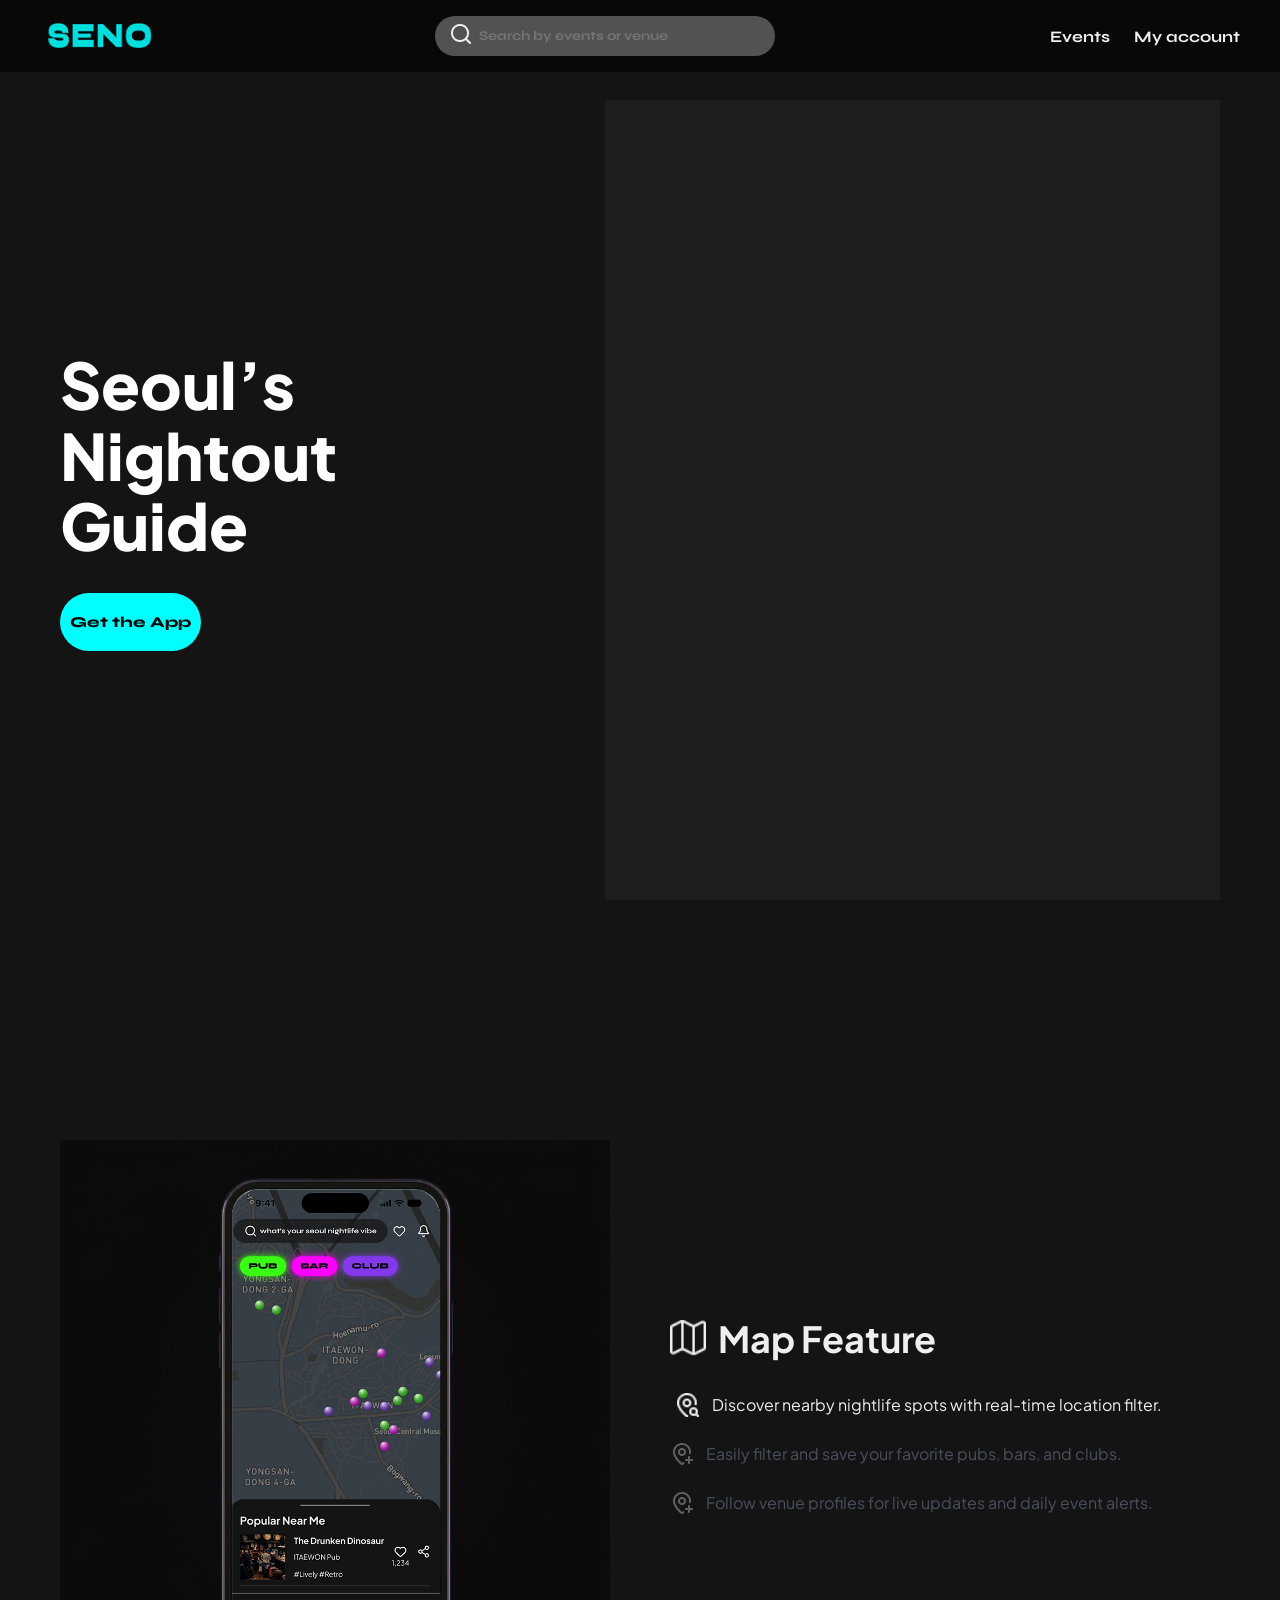
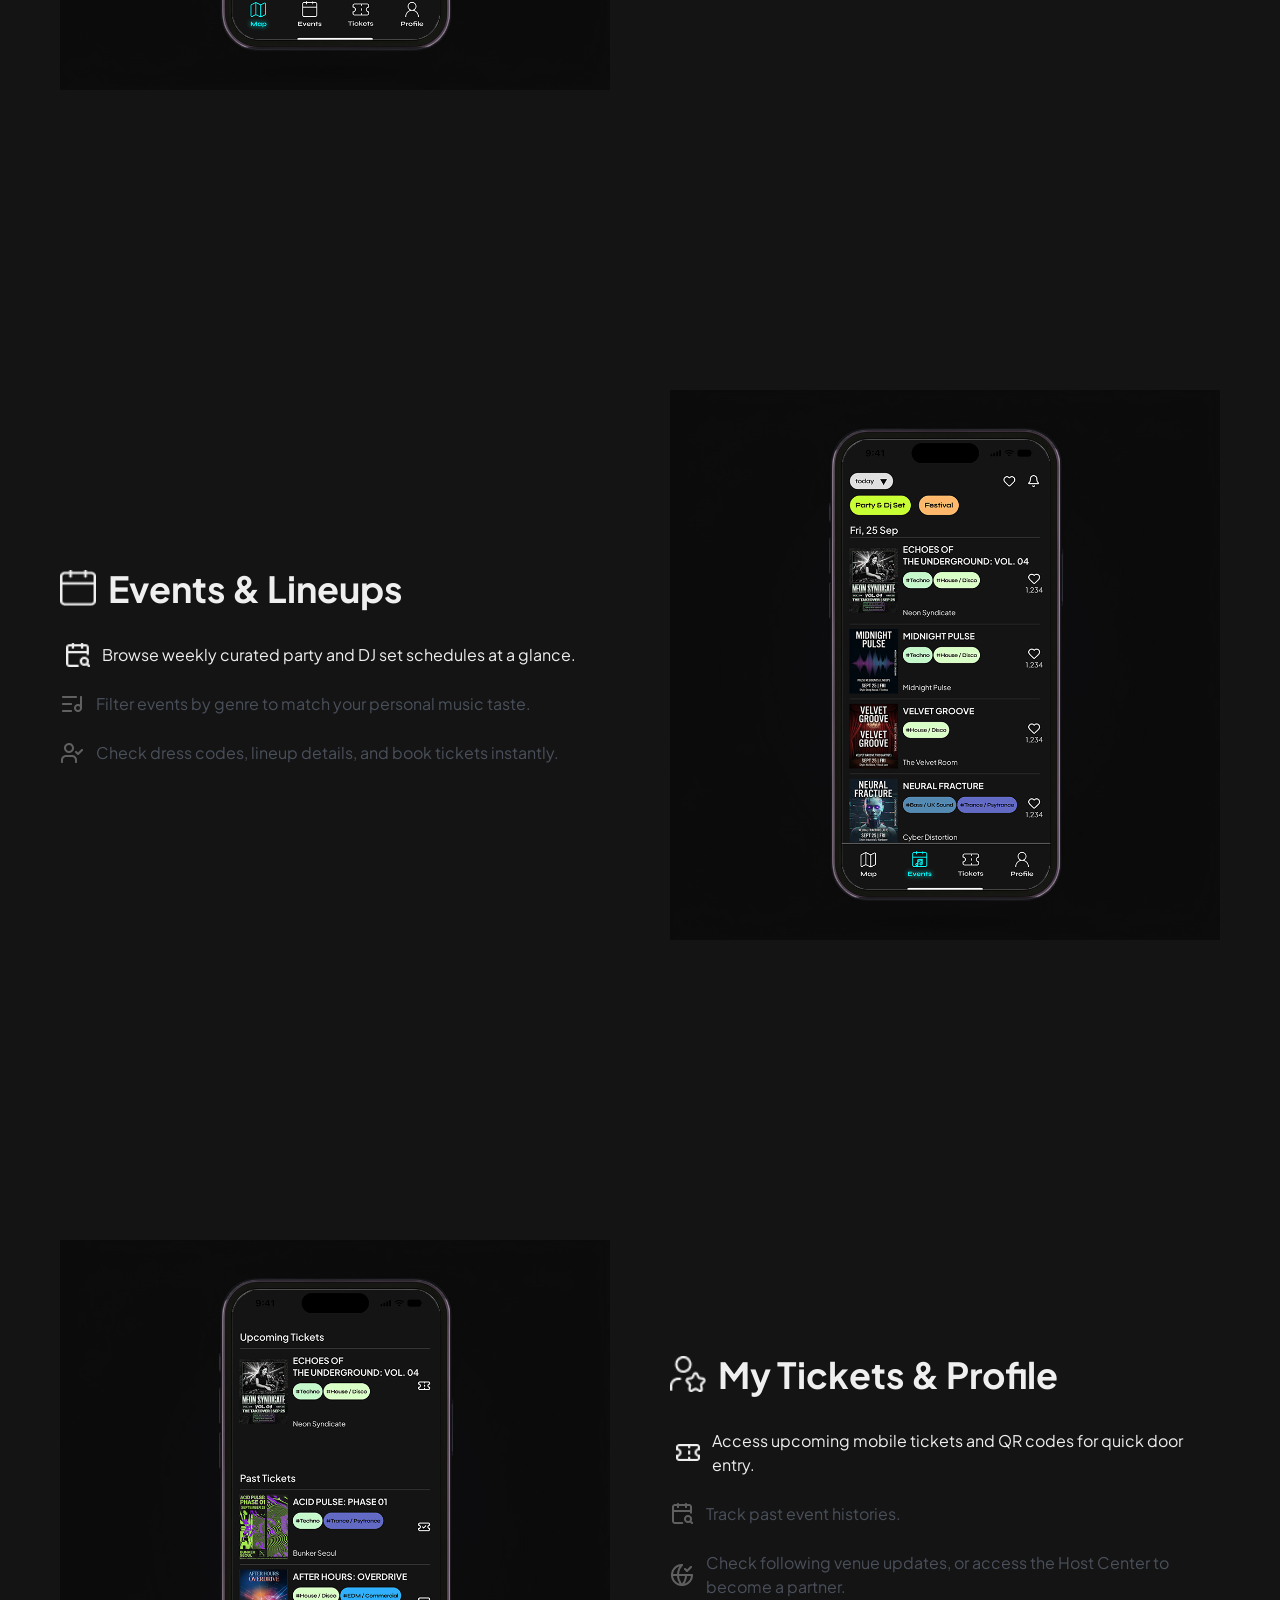
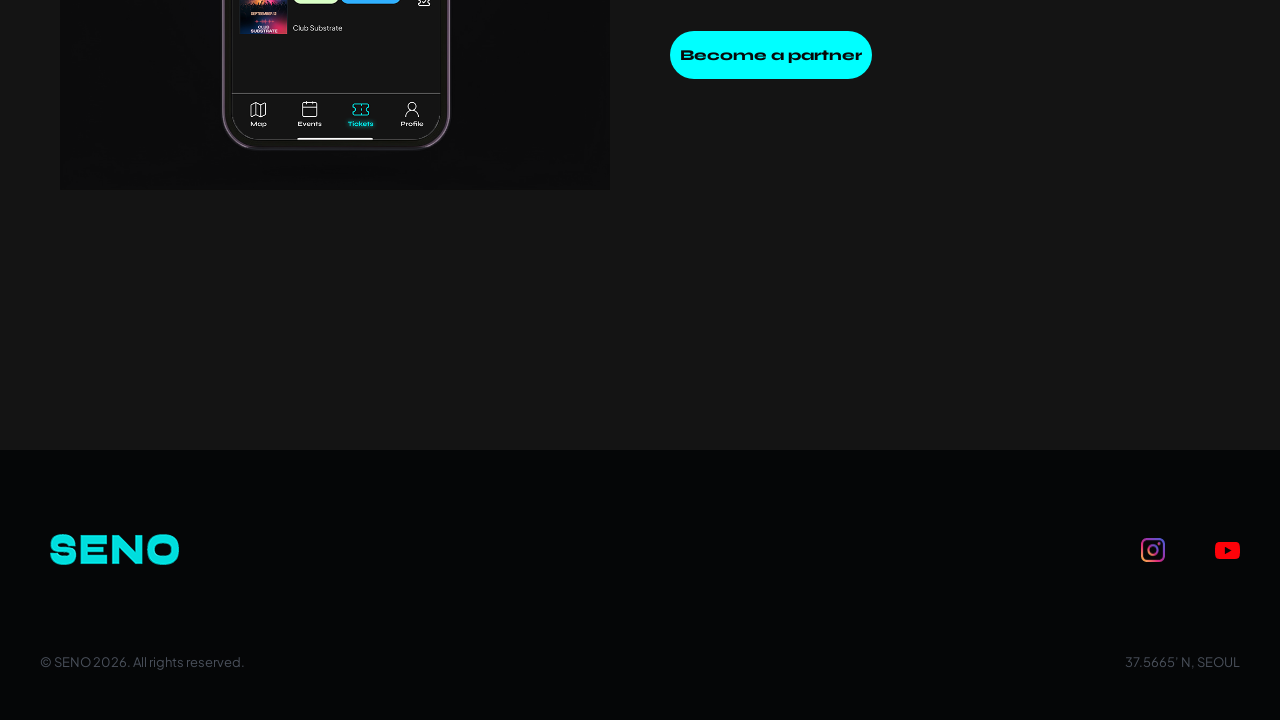
<file: index.html>
<!DOCTYPE html>
<html lang="ko">
<head>
  <meta charset="UTF-8">
  <meta name="viewport" content="width=device-width, initial-scale=1.0">
  <title>SENO - Seoul's Nightout Guide</title>
  
  <!-- Google Fonts -->
  <link rel="preconnect" href="https://fonts.googleapis.com">
  <link rel="preconnect" href="https://fonts.gstatic.com" crossorigin>
  <link href="https://fonts.googleapis.com/css2?family=Noto+Sans+KR:wght@100..900&family=Plus+Jakarta+Sans:ital,wght@0,200..800;1,200..800&family=Syne:wght@400..800&display=swap" rel="stylesheet">
  
  <link rel="stylesheet" href="style.css">
</head>
<body>

  <!-- GNB (Fixed) -->
  <header class="gnb">
    <div class="gnb-container">
      <a href="#hero" class="logo-link">
        <img src="img/logo.png" alt="SENO Logo" class="logo-img default-logo">
        <img src="img/logohover.png" alt="SENO Logo Hover" class="logo-img hover-logo">
      </a>
      
      <div class="search-bar">
        <span class="search-icon">
          <img src="img/search.png" alt="search-icon">
        </span>
        <input type="text" placeholder="Search by events or venue">
      </div>

      <nav class="nav-links">
        <a href="events.html" class="nav-item">Events</a>
        <a href="account.html" class="nav-item">My account</a>
      </nav>
    </div>
  </header>

  <!-- 메인 배너 (Hero Section) -->
  <section class="hero-section" id="hero">
    <div class="hero-content">
      <h1 class="neon-title">Seoul’s<br>Nightout<br>Guide</h1>
      <button class="btn-get-app">Get the App</button>
    </div>
    <div class="hero-video-box">
      <video autoplay loop muted playsinline class="hero-video">
        <source src="vid/video1.mp4" type="video/mp4">
      </video>
    </div>
  </section>

  <!-- QR 코드 모달 팝업 구조 -->
  <div class="qr-modal" id="qrModal">
    <div class="qr-modal-content">
      <span class="qr-close-btn">&times;</span>
      <h3>Scan to Download SENO</h3>
      <p>Scan the QR code with your mobile camera to get the app.</p>
      <img src="img/qr.png" alt="SENO App QR Code" class="qr-img">
    </div>
  </div>

<!-- Z-Pattern Feature Sections -->
  <section class="z-pattern-container">

    <!-- 1. Map Feature -->
    <div class="z-row" id="map-feature">
      <div class="z-image-box">
        <img src="img/map1.png" alt="Map Feature Display" class="feature-display-img">
      </div>
      <div class="z-text-box">
        <div class="section-title">
          <img src="img/mapf.png" alt="Map Icon" class="feature-icon">
          <h2>Map Feature</h2>
        </div>
        <ul class="feature-list">
          <li class="feature-item active" data-img-type="slide" data-slide-imgs="img/map1.png, img/map1-1.png">
            <img src="img/mapf1.png" alt="Item Icon" class="item-icon">
            <span>Discover nearby nightlife spots with real-time location filter.</span>
          </li>
          <li class="feature-item" data-img="img/map2.png">
            <img src="img/mapf2.png" alt="Item Icon" class="item-icon">
            <span>Easily filter and save your favorite pubs, bars, and clubs.</span>
          </li>
          <li class="feature-item" data-img="img/map3.png">
            <img src="img/mapf2.png" alt="Item Icon" class="item-icon">
            <span>Follow venue profiles for live updates and daily event alerts.</span>
          </li>
        </ul>
      </div>
    </div>

    <!-- 2. Events & Lineups -->
    <div class="z-row reverse" id="events-feature">
      <div class="z-image-box">
        <img src="img/events1.png" alt="Events Feature Display" class="feature-display-img">
      </div>
      <div class="z-text-box">
        <div class="section-title">
          <img src="img/eventsf.png" alt="Events Icon" class="feature-icon">
          <h2>Events & Lineups</h2>
        </div>
        <ul class="feature-list">
          <li class="feature-item active" data-img="img/events1.png">
            <img src="img/evnetsf1.png" alt="Item Icon" class="item-icon">
            <span>Browse weekly curated party and DJ set schedules at a glance.</span>
          </li>
          <li class="feature-item" data-img="img/events2.png">
            <img src="img/eventsf2.png" alt="Item Icon" class="item-icon">
            <span>Filter events by genre to match your personal music taste.</span>
          </li>
          <li class="feature-item" data-img="img/events3.png">
            <img src="img/eventsf3.png" alt="Item Icon" class="item-icon">
            <span>Check dress codes, lineup details, and book tickets instantly.</span>
          </li>
        </ul>
      </div>
    </div>

    <!-- 3. My Tickets & Profile -->
    <div class="z-row" id="profile-feature">
      <div class="z-image-box">
        <img src="img/ticket1.png" alt="Profile Feature Display" class="feature-display-img">
      </div>
      <div class="z-text-box">
        <div class="section-title">
          <img src="img/ticketf.png" alt="Profile Icon" class="feature-icon">
          <h2>My Tickets & Profile</h2>
        </div>
        <ul class="feature-list">
          <li class="feature-item active" data-img="img/ticket1.png">
            <img src="img/ticketf1.png" alt="Item Icon" class="item-icon">
            <span>Access upcoming mobile tickets and QR codes for quick door entry.</span>
          </li>
          <li class="feature-item" data-img="img/ticket2.png">
            <img src="img/ticketf2.png" alt="Item Icon" class="item-icon">
            <span>Track past event histories.</span>
          </li>
          <li class="feature-item" data-img="img/profile1.png">
            <img src="img/ticketf3.png" alt="Item Icon" class="item-icon">
            <span>Check following venue updates, or access the Host Center to become a partner.</span>
          </li>
        </ul>
        <button class="btn-partner">Become a partner</button>
      </div>
    </div>

  </section>

  <!-- Footer -->
  <footer class="footer">
    <div class="footer-container">
      <div class="footer-logo">
        <img src="img/logo.png" alt="SENO Logo">
      </div>
      <div class="footer-right">
        <div class="sns-links">
          <a href="#"><img src="img/ig.png" alt="Instagram" class="ig"></a>
          <a href="#"><img src="img/youtube.png" alt="YouTube" class="youtube"></a>
        </div>
      </div>
    </div>
    <div class="footer-bottom">
      <p>© SENO 2026. All rights reserved.</p>
      <p>37.5665’ N, SEOUL</p>
    </div>
  </footer>

  <script src="main.js"></script>
</body>
</html>
</file>
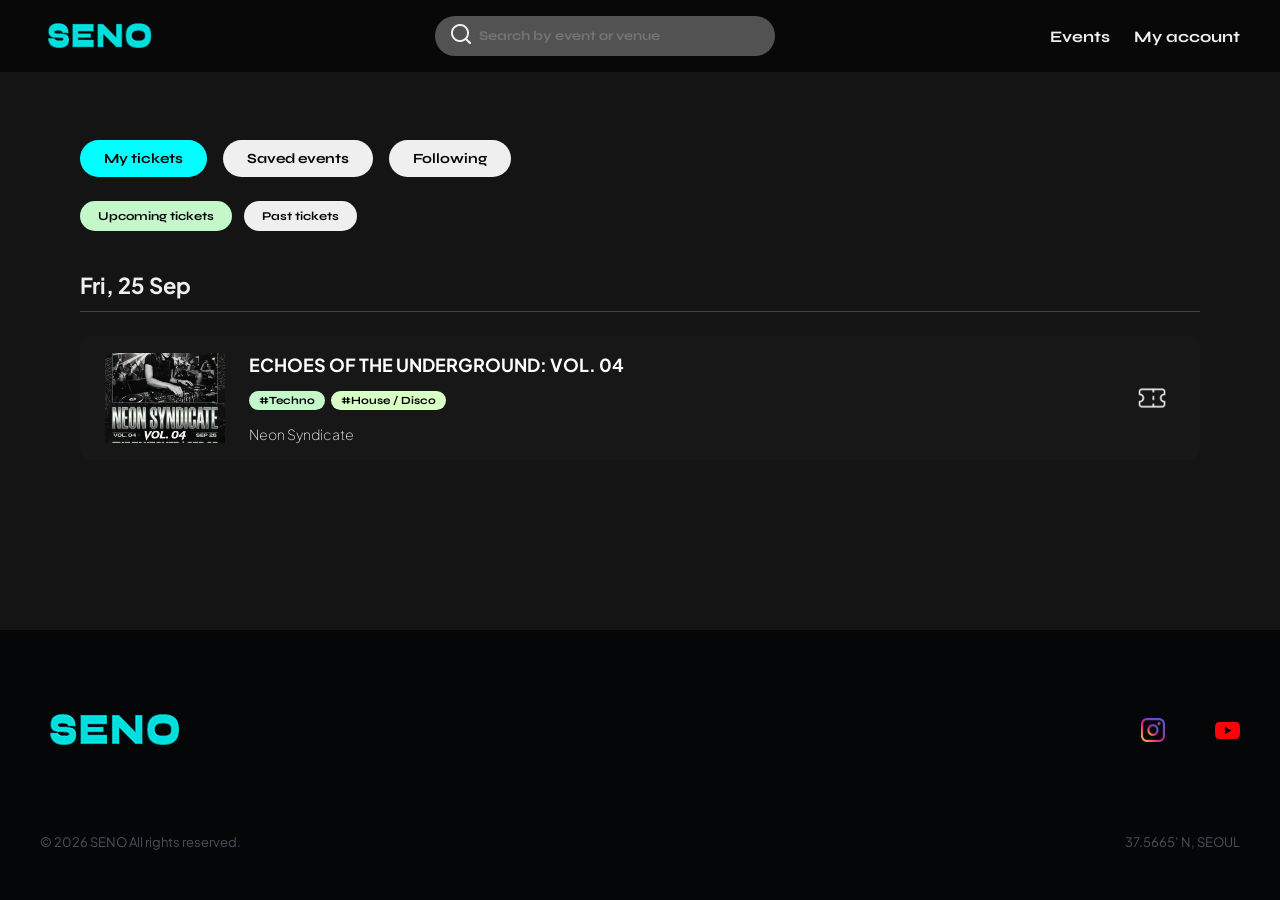
<file: account.html>
<!DOCTYPE html>
<html lang="ko">
<head>
  <meta charset="UTF-8">
  <meta name="viewport" content="width=device-width, initial-scale=1.0">
  <title>SENO - My Account</title>

  <!-- Google Fonts -->
  <link rel="preconnect" href="https://fonts.googleapis.com">
  <link rel="preconnect" href="https://fonts.gstatic.com" crossorigin>
  <link href="https://fonts.googleapis.com/css2?family=Noto+Sans+KR:wght@100..900&family=Plus+Jakarta+Sans:ital,wght@0,200..800;1,200..800&family=Syne:wght@400..800&display=swap" rel="stylesheet">

  <link rel="stylesheet" href="style.css">
  <link rel="stylesheet" href="events.css">
  <link rel="stylesheet" href="account.css">
</head>
<body>

  <!-- GNB (Fixed) -->
  <header class="gnb">
    <div class="gnb-container">
      <a href="index.html" class="logo-link">
        <img src="img/logo.png" alt="SENO Logo" class="logo-img default-logo">
        <img src="img/logohover.png" alt="SENO Logo Hover" class="logo-img hover-logo">
      </a>
      
      <div class="search-bar">
        <span class="search-icon">
          <img src="img/search.png" alt="search-icon">
        </span>
        <input type="text" placeholder="Search by event or venue">
      </div>

      <nav class="nav-links">
        <a href="events.html" class="nav-item">Events</a>
        <a href="account.html" class="nav-item active-page">My account</a>
      </nav>
    </div>
  </header>

  <!-- Account Content Wrapper -->
  <main class="account-main-container">
    
    <!-- 1차 메인 탭 (My tickets / Saved events / Following) -->
    <div class="main-tabs-group">
      <button class="main-tab-btn active" data-tab="tickets">My tickets</button>
      <button class="main-tab-btn" data-tab="saved">Saved events</button>
      <button class="main-tab-btn" data-tab="following">Following</button>
    </div>

    <!-- TAB 1: MY TICKETS -->
    <section class="tab-content-section active" id="tab-tickets">
      <!-- 2차 서브 탭 (Upcoming / Past) -->
      <div class="sub-tabs-group">
        <button class="sub-tab-btn active" data-sub="tickets-upcoming">Upcoming tickets</button>
        <button class="sub-tab-btn" data-sub="tickets-past">Past tickets</button>
      </div>

      <!-- 서브 1: Upcoming Tickets List -->
      <div class="sub-content-panel active" id="sub-tickets-upcoming">
        <div class="date-group">
          <h2 class="group-date-header">Fri, 25 Sep</h2>
          <div class="event-card-list">
            
            <!-- Ticket Event Card -->
            <article class="event-card ticket-card" data-detail="event-detail1.html">
              <div class="card-thumb">
                <img src="img/poster.jpg" alt="Event Thumbnail">
              </div>
              <div class="card-info">
                <h3 class="card-title">ECHOES OF THE UNDERGROUND: VOL. 04</h3>
                <div class="card-tags">
                  <span class="genre-tag tag-techno">#Techno</span>
                  <span class="genre-tag tag-house">#House / Disco</span>
                </div>
                <!-- 베뉴 이름 클릭 시 venue-detail.html로 이동 -->
                <p class="card-venue venue-name-link" data-venue-url="venue-detail1.html">Neon Syndicate</p>
              </div>
              
              <!-- 티켓 아이콘 버튼 (클릭 시 QR 팝업 모달) -->
              <button class="ticket-icon-btn" id="openTicketQrBtn" aria-label="Open Ticket QR">
                <img src="img/ticket.png" alt="Ticket" class="ticket-icon-img">
              </button>
            </article>

          </div>
        </div>
      </div>

      <!-- 서브 2: Past Tickets List (비어있음) -->
      <div class="sub-content-panel" id="sub-tickets-past">
        <div class="empty-state-box">
          <p>No past tickets available.</p>
        </div>
      </div>
    </section>

    <!-- TAB 2: SAVED EVENTS -->
    <section class="tab-content-section" id="tab-saved">
      <!-- 2차 서브 탭 (Upcoming / Past) -->
      <div class="sub-tabs-group">
        <button class="sub-tab-btn active" data-sub="saved-upcoming">Upcoming events</button>
        <button class="sub-tab-btn" data-sub="saved-past">Past events</button>
      </div>

      <!-- 서브 1: Upcoming Saved Events -->
      <div class="sub-content-panel active" id="sub-saved-upcoming">
        
        <!-- Fri, 25 Sep -->
        <div class="date-group">
          <h2 class="group-date-header">Fri, 25 Sep</h2>
          <div class="event-card-list">
            <article class="event-card" data-detail="event-detail1.html">
              <div class="card-thumb">
                <img src="img/poster.jpg" alt="Event Thumbnail">
              </div>
              <div class="card-info">
                <h3 class="card-title">ECHOES OF THE UNDERGROUND: VOL. 04</h3>
                <div class="card-tags">
                  <span class="genre-tag tag-techno">#Techno</span>
                  <span class="genre-tag tag-house">#House / Disco</span>
                </div>
                <p class="card-venue venue-name-link" data-venue-url="venue-detail1.html">Neon Syndicate</p>
              </div>
              <button class="like-btn liked" aria-label="Save Event">
                <div class="custom-heart-icon">
                  <img src="img/heart.png" alt="heart">
                </div>
                <span class="like-count" data-count="1234">1,234</span>
              </button>
            </article>

            <article class="event-card" data-detail="event-detail2.html">
              <div class="card-thumb">
                <img src="img/poster1.png" alt="Event Thumbnail">
              </div>
              <div class="card-info">
                <h3 class="card-title">MIDNIGHT PULSE</h3>
                <div class="card-tags">
                  <span class="genre-tag tag-techno">#Techno</span>
                  <span class="genre-tag tag-house">#House / Disco</span>
                </div>
                <p class="card-venue venue-name-link" data-venue-url="venue-detail.html">Midnight Pulse</p>
              </div>
              <button class="like-btn liked">
                <div class="custom-heart-icon">
                  <img src="img/heart.png" alt="heart">
                </div>
                <span class="like-count" data-count="1234">1,234</span>
              </button>
            </article>
          </div>
        </div>

        <!-- Sat, 26 Sep -->
        <div class="date-group">
          <h2 class="group-date-header">Sat, 26 Sep</h2>
          <div class="event-card-list">
            <article class="event-card" data-detail="event-detail8.html">
              <div class="card-thumb">
                <img src="img/poster7.png" alt="Event Thumbnail">
              </div>
              <div class="card-info">
                <h3 class="card-title">RAVE WAVE</h3>
                <div class="card-tags">
                  <span class="genre-tag tag-bass">#Bass / UK Sound</span>
                </div>
                <p class="card-venue venue-name-link" data-venue-url="venue-detail.html">Sonic Sphere</p>
              </div>
              <button class="like-btn liked">
                <div class="custom-heart-icon">
                  <img src="img/heart.png" alt="heart">
                </div>
                <span class="like-count" data-count="1234">1,234</span>
              </button>
            </article>
          </div>
        </div>

      </div>

      <!-- 서브 2: Past Saved Events (비어있음) -->
      <div class="sub-content-panel" id="sub-saved-past">
        <div class="empty-state-box">
          <p>No past saved events.</p>
        </div>
      </div>
    </section>

    <!-- TAB 3: FOLLOWING VENUES -->
    <section class="tab-content-section" id="tab-following">
      <div class="venue-grid">
        
        <!-- 1. SOAP -->
        <a href="#" class="venue-card">
          <div class="venue-avatar-box">
            <img src="img/venue1.png" alt="SOAP" class="venue-avatar-img">
            <span class="update-badge"></span>
          </div>
          <span class="venue-card-name">SOAP</span>
        </a>

        <!-- 2. Neon Syndicate (연결 가능한 유일한 베뉴) -->
        <a href="venue-detail1.html" class="venue-card">
          <div class="venue-avatar-box">
            <img src="img/venue1.png" alt="Neon Syndicate" class="venue-avatar-img">
            <span class="update-badge"></span>
          </div>
          <span class="venue-card-name">Neon Syndicate</span>
        </a>

        <!-- 3. Midnight Pulse -->
        <a href="#" class="venue-card">
          <div class="venue-avatar-box">
            <img src="img/venue2.png" alt="Midnight Pulse" class="venue-avatar-img">
            <span class="update-badge"></span>
          </div>
          <span class="venue-card-name">Midnight Pulse</span>
        </a>

        <!-- 4. The Velvet Room -->
        <a href="#" class="venue-card">
          <div class="venue-avatar-box">
            <img src="img/venue3.png" alt="The Velvet Room" class="venue-avatar-img">
          </div>
          <span class="venue-card-name">The Velvet Room</span>
        </a>

        <!-- 5. Cyber Distortion -->
        <a href="#" class="venue-card">
          <div class="venue-avatar-box">
            <img src="img/venue4.png" alt="Cyber Distortion" class="venue-avatar-img">
            <span class="update-badge"></span>
          </div>
          <span class="venue-card-name">Cyber Distortion</span>
        </a>

        <!-- 6. Tech City -->
        <a href="#" class="venue-card">
          <div class="venue-avatar-box">
            <img src="img/venue5.png" alt="Tech City" class="venue-avatar-img">
            <span class="update-badge"></span>
          </div>
          <span class="venue-card-name">Tech City</span>
        </a>

        <!-- 7. Sonic Sphere -->
        <a href="#" class="venue-card">
          <div class="venue-avatar-box">
            <img src="img/venue6.png" alt="Sonic Sphere" class="venue-avatar-img">
            <span class="update-badge"></span>
          </div>
          <span class="venue-card-name">Sonic Sphere</span>
        </a>

        <!-- 8. Echo Basement -->
        <a href="#" class="venue-card">
          <div class="venue-avatar-box">
            <img src="img/venue7.png" alt="Echo Basement" class="venue-avatar-img">
            <span class="update-badge"></span>
          </div>
          <span class="venue-card-name">Echo Basement</span>
        </a>

        <!-- 9. Underground Soul -->
        <a href="#" class="venue-card">
          <div class="venue-avatar-box">
            <img src="img/venue8.png" alt="Underground Soul" class="venue-avatar-img">
            <span class="update-badge"></span>
          </div>
          <span class="venue-card-name">Underground Soul</span>
        </a>

        <!-- 10. CAVE -->
        <a href="#" class="venue-card">
          <div class="venue-avatar-box">
            <img src="img/venue9.png" alt="CAVE" class="venue-avatar-img">
          </div>
          <span class="venue-card-name">CAVE</span>
        </a>

        <!-- 11. Neon Wave -->
        <a href="#" class="venue-card">
          <div class="venue-avatar-box">
            <img src="img/venue10.png" alt="Neon Wave" class="venue-avatar-img">
          </div>
          <span class="venue-card-name">Neon Wave</span>
        </a>

      </div>
    </section>
  </main>

  <!-- 🎟️ TICKET QR POPUP MODAL -->
  <div class="ticket-modal" id="ticketModal">
    <div class="ticket-modal-card">
      <span class="ticket-modal-close" id="ticketModalClose">&times;</span>
      
      <!-- QR 이미지 -->
      <div class="qr-code-box">
        <img src="img/qr.png" alt="Admission QR Code">
      </div>

      <!-- 유효 시간 카운트다운 (60초) -->
      <div class="qr-timer-box">
        <span class="timer-dot"></span>
        <span class="timer-text">Valid for <strong id="qrTimer">00:60</strong></span>
      </div>

      <!-- 티켓 세부 정보 & 홀더 성함 -->
      <div class="ticket-info-details">
        <p>TICKET : General Admission (GA) x 1</p>
        <p>HOLDER : YURIM KIM (#TKT-89201)</p>
      </div>

    </div>
  </div>

  <!-- Footer -->
  <footer class="footer">
    <div class="footer-container">
      <div class="footer-logo">
        <img src="img/logo.png" alt="SENO Logo">
      </div>
      <div class="footer-right">
        <div class="sns-links">
          <a href="#"><img src="img/ig.png" alt="Instagram" class="ig"></a>
          <a href="#"><img src="img/youtube.png" alt="YouTube" class="youtube"></a>
        </div>
      </div>
    </div>
    <div class="footer-bottom">
      <p>© 2026 SENO All rights reserved.</p>
      <p>37.5665’ N, SEOUL</p>
    </div>
  </footer>

  <script src="account.js"></script>
</body>
</html>
</file>
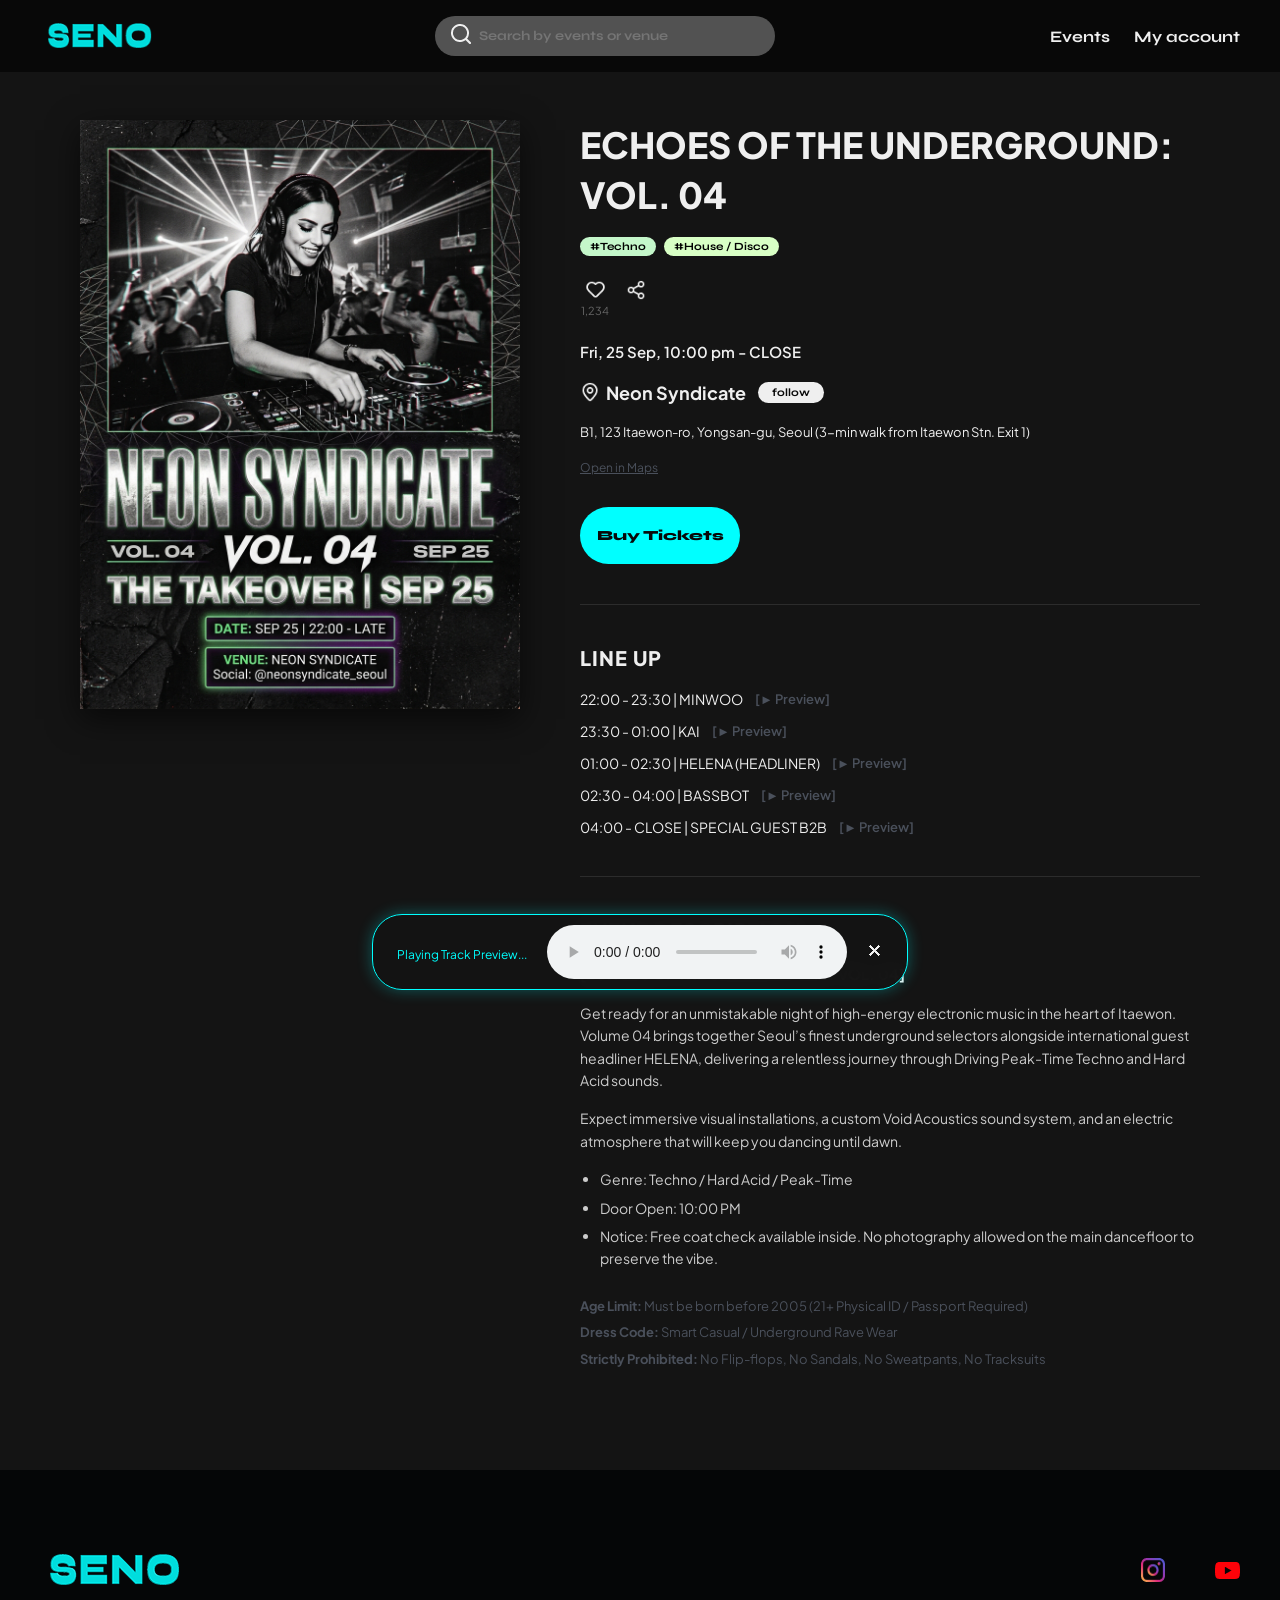
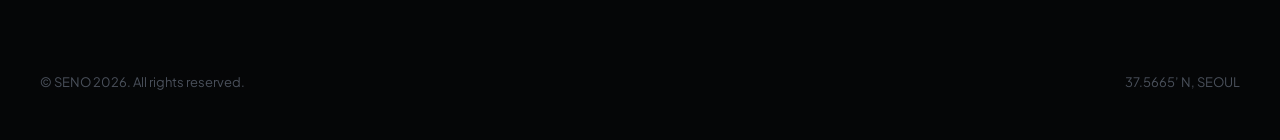
<file: event-detail1.html>
<!DOCTYPE html>
<html lang="ko">
<head>
  <meta charset="UTF-8">
  <meta name="viewport" content="width=device-width, initial-scale=1.0">
  <title>SENO - ECHOES OF THE UNDERGROUND: VOL. 04</title>

  <!-- Google Fonts -->
  <link rel="preconnect" href="https://fonts.googleapis.com">
  <link rel="preconnect" href="https://fonts.gstatic.com" crossorigin>
  <link href="https://fonts.googleapis.com/css2?family=Noto+Sans+KR:wght@100..900&family=Plus+Jakarta+Sans:ital,wght@0,200..800;1,200..800&family=Syne:wght@400..800&display=swap" rel="stylesheet">

  <link rel="stylesheet" href="style.css">
  <link rel="stylesheet" href="events.css">
  <link rel="stylesheet" href="event-detail.css">
</head>
<body>

  <!-- GNB (Fixed) -->
  <header class="gnb">
    <div class="gnb-container">
      <a href="index.html" class="logo-link">
        <img src="img/logo.png" alt="SENO Logo" class="logo-img default-logo">
        <img src="img/logohover.png" alt="SENO Logo Hover" class="logo-img hover-logo">
      </a>
      
      <div class="search-bar">
        <span class="search-icon">
          <img src="img/search.png" alt="search-icon">
        </span>
        <input type="text" placeholder="Search by events or venue">
      </div>

      <nav class="nav-links">
        <a href="events.html" class="nav-item active-page">Events</a>
        <a href="account.html" class="nav-item">My account</a>
      </nav>
    </div>
  </header>

  <!-- Detail Content Wrapper -->
  <main class="detail-container">
    
    <!-- 왼쪽: 스티키 고정 포스터 영역 -->
    <div class="sticky-poster-wrapper">
      <div class="sticky-poster-box">
        <img src="img/poster.jpg" alt="Event Poster" class="detail-poster-img">
      </div>
    </div>

    <!-- 오른쪽: 상세 정보 스크롤 영역 -->
    <div class="detail-info-wrapper">
      
      <!-- 헤더 섹션 (제목, 태그, 버튼 그룹) -->
      <section class="detail-header">
        <h1 class="detail-title">ECHOES OF THE UNDERGROUND: VOL. 04</h1>
        
        <div class="detail-tags">
          <span class="genre-tag tag-techno">#Techno</span>
          <span class="genre-tag tag-house">#House / Disco</span>
        </div>

        <div class="action-bar">
          <button class="like-btn" aria-label="Save Event">
            <div class="custom-heart-icon">
              <img src="img/heart.png" alt="heart" class="heart-img">
            </div>
            <span class="like-count" data-count="1234">1,234</span>
          </button>

          <button class="share-btn" aria-label="Share Event" id="shareBtn">
            <div class="custom-share-icon">
              <!-- 👇 공유 아이콘 <img> 넣는 곳 -->
              <img src="img/share.png" alt="share">
            </div>
          </button>
        </div>

        <div class="event-meta">
          <p class="event-datetime">Fri, 25 Sep, 10:00 pm - CLOSE</p>
          
          <div class="venue-line">
            <div class="venue-name-group">
              <span class="location-icon">
                <img src="img/location.png" alt="location">
              </span>
              <a href="venue-detail1.html" class="venue-link">
                <span class="venue-name">Neon Syndicate</span>
              </a>
            </div>
            <button class="follow-btn" id="followBtn">follow</button>
          </div>

          <p class="venue-address">B1, 123 Itaewon-ro, Yongsan-gu, Seoul (3-min walk from Itaewon Stn. Exit 1)</p>
          <a href="https://maps.google.com" target="_blank" class="open-maps-link">Open in Maps</a>
        </div>

        <!-- Buy Tickets 버튼 (네온 핑크 그라데이션 및 네온 효과) -->
        <button class="btn-buy-tickets">Buy Tickets</button>
      </section>

      <hr class="detail-divider">

      <!-- LINE UP 섹션 -->
      <section class="detail-section">
        <h2 class="section-label">LINE UP</h2>
        <ul class="lineup-list">
          <li>
            <span>22:00 - 23:30 | MINWOO</span>
            <button class="btn-preview" data-audio="audio/sample1.mp3">[► Preview]</button>
          </li>
          <li>
            <span>23:30 - 01:00 | KAI</span>
            <button class="btn-preview" data-audio="audio/sample2.mp3">[► Preview]</button>
          </li>
          <li>
            <span>01:00 - 02:30 | HELENA (HEADLINER)</span>
            <button class="btn-preview" data-audio="audio/sample3.mp3">[► Preview]</button>
          </li>
          <li>
            <span>02:30 - 04:00 | BASSBOT</span>
            <button class="btn-preview" data-audio="audio/sample4.mp3">[► Preview]</button>
          </li>
          <li>
            <span>04:00 - CLOSE | SPECIAL GUEST B2B</span>
            <button class="btn-preview" data-audio="audio/sample5.mp3">[► Preview]</button>
          </li>
        </ul>
      </section>

      <hr class="detail-divider">

      <!-- EVENT DESCRIPTION 섹션 -->
      <section class="detail-section">
        <h2 class="section-label">EVENT DESCRIPTION</h2>
        <div class="description-content">
          <h3>[ECHOES OF THE UNDERGROUND: VOL. 04]</h3>
          <p>Get ready for an unmistakable night of high-energy electronic music in the heart of Itaewon. Volume 04 brings together Seoul’s finest underground selectors alongside international guest headliner HELENA, delivering a relentless journey through Driving Peak-Time Techno and Hard Acid sounds.</p>
          <p>Expect immersive visual installations, a custom Void Acoustics sound system, and an electric atmosphere that will keep you dancing until dawn.</p>

          <ul class="desc-bullet-list">
            <li>Genre: Techno / Hard Acid / Peak-Time</li>
            <li>Door Open: 10:00 PM</li>
            <li>Notice: Free coat check available inside. No photography allowed on the main dancefloor to preserve the vibe.</li>
          </ul>

          <div class="desc-policy">
            <p><strong>Age Limit:</strong> Must be born before 2005 (21+ Physical ID / Passport Required)</p>
            <p><strong>Dress Code:</strong> Smart Casual / Underground Rave Wear</p>
            <p><strong>Strictly Prohibited:</strong> No Flip-flops, No Sandals, No Sweatpants, No Tracksuits</p>
          </div>
        </div>
      </section>

    </div>

  </main>

  <!-- 인페이지 오디오 플레이어 바 (미리듣기 클릭 시 바닥에 등장) -->
  <div class="inpage-audio-player" id="audioPlayerBar">
    <div class="player-info">
      <span class="playing-title">Playing Track Preview...</span>
    </div>
    <audio id="globalAudioPlayer" controls></audio>
    <button class="close-player-btn" id="closePlayerBtn">✕</button>
  </div>

  <!-- Footer -->
  <footer class="footer">
    <div class="footer-container">
      <div class="footer-logo">
        <img src="img/logo.png" alt="SENO Logo">
      </div>
      <div class="footer-right">
        <div class="sns-links">
          <a href="#"><img src="img/ig.png" alt="Instagram" class="ig"></a>
          <a href="#"><img src="img/youtube.png" alt="YouTube" class="youtube"></a>
        </div>
      </div>
    </div>
    <div class="footer-bottom">
      <p>© SENO 2026. All rights reserved.</p>
      <p>37.5665’ N, SEOUL</p>
    </div>
  </footer>

  <script src="event-detail.js"></script>
</body>
</html>
</file>
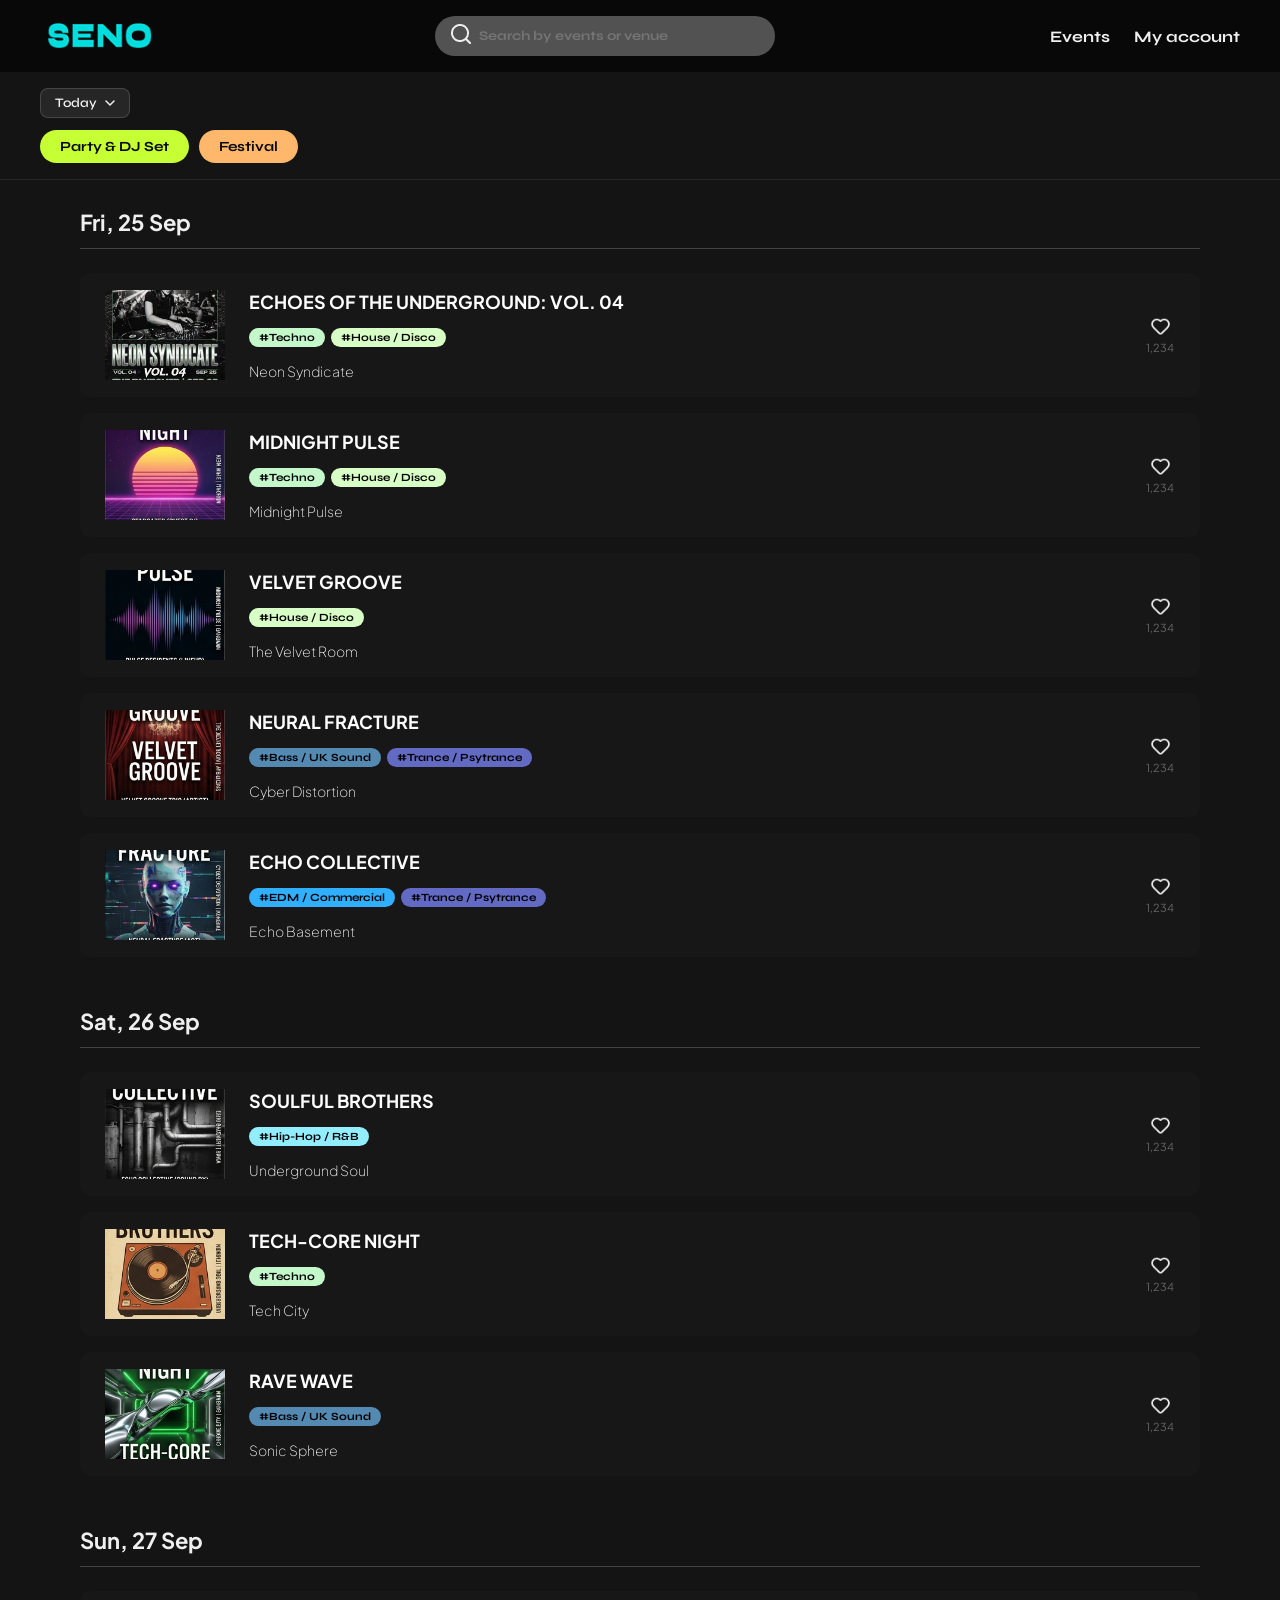
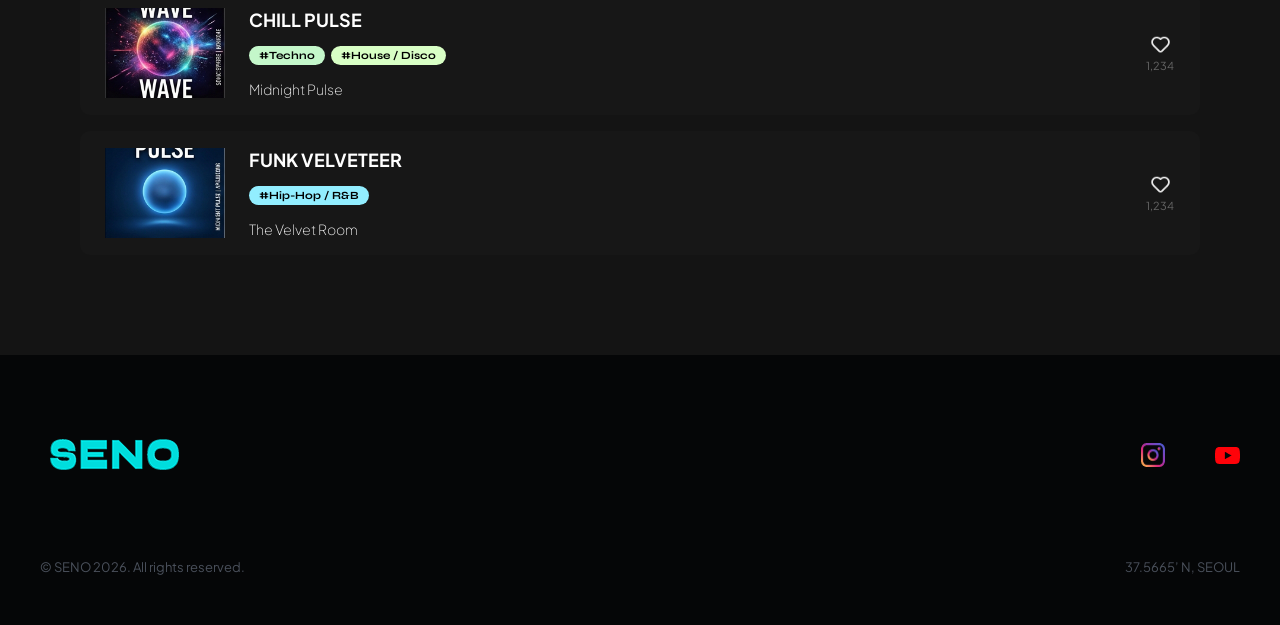
<file: events.html>
<!DOCTYPE html>
<html lang="ko">
<head>
  <meta charset="UTF-8">
  <meta name="viewport" content="width=device-width, initial-scale=1.0">
  <title>SENO - Events</title>

  <!-- Google Fonts -->
  <link rel="preconnect" href="https://fonts.googleapis.com">
  <link rel="preconnect" href="https://fonts.gstatic.com" crossorigin>
  <link href="https://fonts.googleapis.com/css2?family=Noto+Sans+KR:wght@100..900&family=Plus+Jakarta+Sans:ital,wght@0,200..800;1,200..800&family=Syne:wght@400..800&display=swap" rel="stylesheet">

  <link rel="stylesheet" href="style.css">
  <link rel="stylesheet" href="events.css">
</head>
<body>

  <!-- GNB (Fixed) -->
  <header class="gnb">
    <div class="gnb-container">
      <a href="index.html" class="logo-link">
        <img src="img/logo.png" alt="SENO Logo" class="logo-img default-logo">
        <img src="img/logohover.png" alt="SENO Logo Hover" class="logo-img hover-logo">
      </a>
      
      <div class="search-bar">
        <span class="search-icon">
          <img src="img/search.png" alt="search-icon">
        </span>
        <input type="text" placeholder="Search by events or venue">
      </div>

      <nav class="nav-links">
        <a href="events.html" class="nav-item active-page">Events</a>
        <a href="account.html" class="nav-item">My account</a>
      </nav>
    </div>
  </header>

  <!-- Sticky Filter Bar -->
  <div class="sticky-filter-wrapper">
    <div class="filter-container">
      
      <!-- 1. 날짜 선택 드롭다운 -->
      <div class="date-filter-box">
        <button class="date-tag-btn" id="dateTagBtn">
          <span id="selectedDateText">Today</span>
          <svg class="arrow-icon" width="10" height="6" viewBox="0 0 10 6" fill="none">
            <path d="M1 1L5 5L9 1" stroke="currentColor" stroke-width="1.5" stroke-linecap="round" stroke-linejoin="round"/>
          </svg>
        </button>

        <!-- 커스텀 달력 팝업 -->
        <div class="calendar-popup" id="calendarPopup">
          <input type="date" id="datePicker">
        </div>
      </div>

      <!-- 2. 타입 필터 (Party & DJ Set / Festival) -->
      <div class="type-filter-group">
        <button class="type-btn party active" data-type="party">Party & DJ Set</button>
        <button class="type-btn festival active" data-type="festival">Festival</button>
      </div>

      <!-- 3. 장르 태그 필터 (기본 디폴트 상태에서는 hide 클래스로 숨김 처리) -->
      <div class="genre-filter-group hide" id="genreFilterGroup">
        <button class="genre-btn active" data-genre="techno">#Techno</button>
        <button class="genre-btn active" data-genre="house">#House / Disco</button>
        <button class="genre-btn active" data-genre="hiphop">#Hip-Hop / R&B</button>
        <button class="genre-btn active" data-genre="edm">#EDM / Commercial</button>
        <button class="genre-btn active" data-genre="bass">#Bass / UK Sound</button>
        <button class="genre-btn active" data-genre="trance">#Trance / Psytrance</button>
      </div>

    </div>
  </div>

  <!-- Events List Container -->
  <main class="events-main-container">
    
    <!-- Group: Fri, 25 Sep -->
    <section class="date-group">
      <h2 class="group-date-header">Fri, 25 Sep</h2>
      
      <div class="event-card-list">
        <article class="event-card" data-detail="event-detail1.html" data-type="party" data-genres="techno,house">
          <div class="card-thumb">
            <img src="img/poster.jpg" alt="Event Thumbnail">
          </div>
          <div class="card-info">
            <h3 class="card-title">ECHOES OF THE UNDERGROUND: VOL. 04</h3>
            <div class="card-tags">
              <span class="genre-tag tag-techno">#Techno</span>
              <span class="genre-tag tag-house">#House / Disco</span>
            </div>
            <a href="venue-detail1.html" class="venue-link">
              <p class="card-venue">Neon Syndicate</p>
            </a>
          </div>
          <button class="like-btn" aria-label="Save Event">
            <div class="custom-heart-icon">
              <img src="img/heart.png" alt="heart">
            </div>
            <span class="like-count" data-count="1234">1,234</span>
          </button>

        </article>

        <article class="event-card" data-detail="event-detail2.html" data-type="party" data-genres="techno,house">
          <div class="card-thumb">
            <img src="img/poster1.png" alt="Event Thumbnail">
          </div>
          <div class="card-info">
            <h3 class="card-title">MIDNIGHT PULSE</h3>
            <div class="card-tags">
              <span class="genre-tag tag-techno">#Techno</span>
              <span class="genre-tag tag-house">#House / Disco</span>
            </div>
            <a href="venue-detail2.html" class="venue-link">
              <p class="card-venue">Midnight Pulse</p>
            </a>  
            </div>
          <button class="like-btn">
            <div class="custom-heart-icon">
              <img src="img/heart.png" alt="heart">
            </div>
            <span class="like-count" data-count="1234">1,234</span>
          </button>
        </article>

        <article class="event-card" data-detail="event-detail3.html" data-type="party" data-genres="house">
          <div class="card-thumb">
            <img src="img/poster2.png" alt="Event Thumbnail">
          </div>
          <div class="card-info">
            <h3 class="card-title">VELVET GROOVE</h3>
            <div class="card-tags">
              <span class="genre-tag tag-house">#House / Disco</span>
            </div>
            <a href="venue-detail3.html" class="venue-link">
              <p class="card-venue">The Velvet Room</p>
            </a>
          </div>
          <button class="like-btn">
            <div class="custom-heart-icon">
              <img src="img/heart.png" alt="heart">
            </div>
            <span class="like-count" data-count="1234">1,234</span>
          </button>
        </article>

        <article class="event-card" data-detail="event-detail4.html" data-type="party" data-genres="bass,trance">
          <div class="card-thumb">
            <img src="img/poster3.png" alt="Event Thumbnail">
          </div>
          <div class="card-info">
            <h3 class="card-title">NEURAL FRACTURE</h3>
            <div class="card-tags">
              <span class="genre-tag tag-bass">#Bass / UK Sound</span>
              <span class="genre-tag tag-trance">#Trance / Psytrance</span>
            </div>
            <a href="venue-detail4.html" class="venue-link">
              <p class="card-venue">Cyber Distortion</p>
            </a>
          </div>
          <button class="like-btn">
            <div class="custom-heart-icon">
              <img src="img/heart.png" alt="heart">
            </div>
            <span class="like-count" data-count="1234">1,234</span>
          </button>
        </article>

        <article class="event-card" data-detail="event-detail5.html" data-type="party" data-genres="edm,trance">
          <div class="card-thumb">
            <img src="img/poster4.png" alt="Event Thumbnail">
          </div>
          <div class="card-info">
            <h3 class="card-title">ECHO COLLECTIVE</h3>
            <div class="card-tags">
              <span class="genre-tag tag-edm">#EDM / Commercial</span>
              <span class="genre-tag tag-trance">#Trance / Psytrance</span>
            </div>
            <a href="venue-detail5.html" class="venue-link">
              <p class="card-venue">Echo Basement</p>
            </a>
          </div>
          <button class="like-btn">
            <div class="custom-heart-icon">
              <img src="img/heart.png" alt="heart">
            </div>
            <span class="like-count" data-count="1234">1,234</span>
          </button>
        </article>

      </div>
    </section>

    <!-- Group: Sat, 26 Sep -->
    <section class="date-group">
      <h2 class="group-date-header">Sat, 26 Sep</h2>

      <div class="event-card-list">
        <article class="event-card" data-detail="event-detail6.html" data-type="party" data-genres="hiphop">
          <div class="card-thumb">
            <img src="img/poster5.png" alt="Event Thumbnail">
          </div>
          <div class="card-info">
            <h3 class="card-title">SOULFUL BROTHERS</h3>
            <div class="card-tags">
              <span class="genre-tag tag-hiphop">#Hip-Hop / R&B</span>
            </div>
            <a href="venue-detail6.html" class="venue-link">
              <p class="card-venue">Underground Soul</p>
            </a>
          </div>
          <button class="like-btn">
            <div class="custom-heart-icon">
              <img src="img/heart.png" alt="heart">
            </div>
            <span class="like-count" data-count="1234">1,234</span>
          </button>
        </article>

        <article class="event-card" data-detail="event-detail7.html" data-type="party" data-genres="techno">
          <div class="card-thumb">
            <img src="img/poster6.png" alt="Event Thumbnail">
          </div>
          <div class="card-info">
            <h3 class="card-title">TECH-CORE NIGHT</h3>
            <div class="card-tags">
              <span class="genre-tag tag-techno">#Techno</span>
            </div>
            <a href="venue-detail7.html" class="venue-link">
              <p class="card-venue">Tech City</p>
            </a>
          </div>
          <button class="like-btn">
            <div class="custom-heart-icon">
              <img src="img/heart.png" alt="heart">
            </div>
            <span class="like-count" data-count="1234">1,234</span>
          </button>
        </article>

        <article class="event-card" data-detail="event-detail8.html" data-type="party" data-genres="bass">
          <div class="card-thumb">
            <img src="img/poster7.png" alt="Event Thumbnail">
          </div>
          <div class="card-info">
            <h3 class="card-title">RAVE WAVE</h3>
            <div class="card-tags">
              <span class="genre-tag tag-bass">#Bass / UK Sound</span>
            </div>
            <a href="venue-detail8.html" class="venue-link">
              <p class="card-venue">Sonic Sphere</p>
            </a>
          </div>
          <button class="like-btn" aria-label="Save Event">
            <div class="custom-heart-icon">
              <img src="img/heart.png" alt="heart">
            </div>
            <span class="like-count" data-count="1234">1,234</span>
          </button>
        </article>
      </div>
    </section>

    <!-- Group: Sun, 27 Sep -->
    <section class="date-group">
      <h2 class="group-date-header">Sun, 27 Sep</h2>

      <div class="event-card-list">
        <article class="event-card" data-detail="event-detail9.html" data-type="party" data-genres="techno, house">
          <div class="card-thumb">
            <img src="img/poster8.png" alt="Event Thumbnail">
          </div>
          <div class="card-info">
            <h3 class="card-title">CHILL PULSE</h3>
            <div class="card-tags">
              <span class="genre-tag tag-techno">#Techno</span>
              <span class="genre-tag tag-house">#House / Disco</span>
            </div>
            <a href="venue-detail9.html" class="venue-link">
              <p class="card-venue">Midnight Pulse</p>
            </a>
          </div>
          <button class="like-btn">
            <div class="custom-heart-icon">
              <img src="img/heart.png" alt="heart">
            </div>
            <span class="like-count" data-count="1234">1,234</span>
          </button>
        </article>

        <article class="event-card" data-detail="event-detail10.html" data-type="party" data-genres="hiphop">
          <div class="card-thumb">
            <img src="img/poster9.png" alt="EventThumbnail">
          </div>
          <div class="card-info">
            <h3 class="card-title">FUNK VELVETEER</h3>
            <div class="card-tags">
              <span class="genre-tag tag-hiphop">#Hip-Hop / R&B</span>
            </div>
          <a href="venue-detail10.html" class="venue-link">
            <p class="card-venue">The Velvet Room</p>
          </a>
          </div>
          <button class="like-btn">
            <div class="custom-heart-icon">
              <img src="img/heart.png" alt="heart">
            </div>
            <span class="like-count" data-count="1234">1,234</span>
          </button>
        </article>
      </div>
    </section>
  </main>

  <!-- Footer -->
  <footer class="footer">
    <div class="footer-container">
      <div class="footer-logo">
        <img src="img/logo.png" alt="SENO Logo">
      </div>
      <div class="footer-right">
        <div class="sns-links">
          <a href="#"><img src="img/ig.png" alt="Instagram" class="ig"></a>
          <a href="#"><img src="img/youtube.png" alt="YouTube" class="youtube"></a>
        </div>
      </div>
    </div>
    <div class="footer-bottom">
      <p>© SENO 2026. All rights reserved.</p>
      <p>37.5665’ N, SEOUL</p>
    </div>
  </footer>

  <script src="events.js"></script>
</body>
</html>
</file>
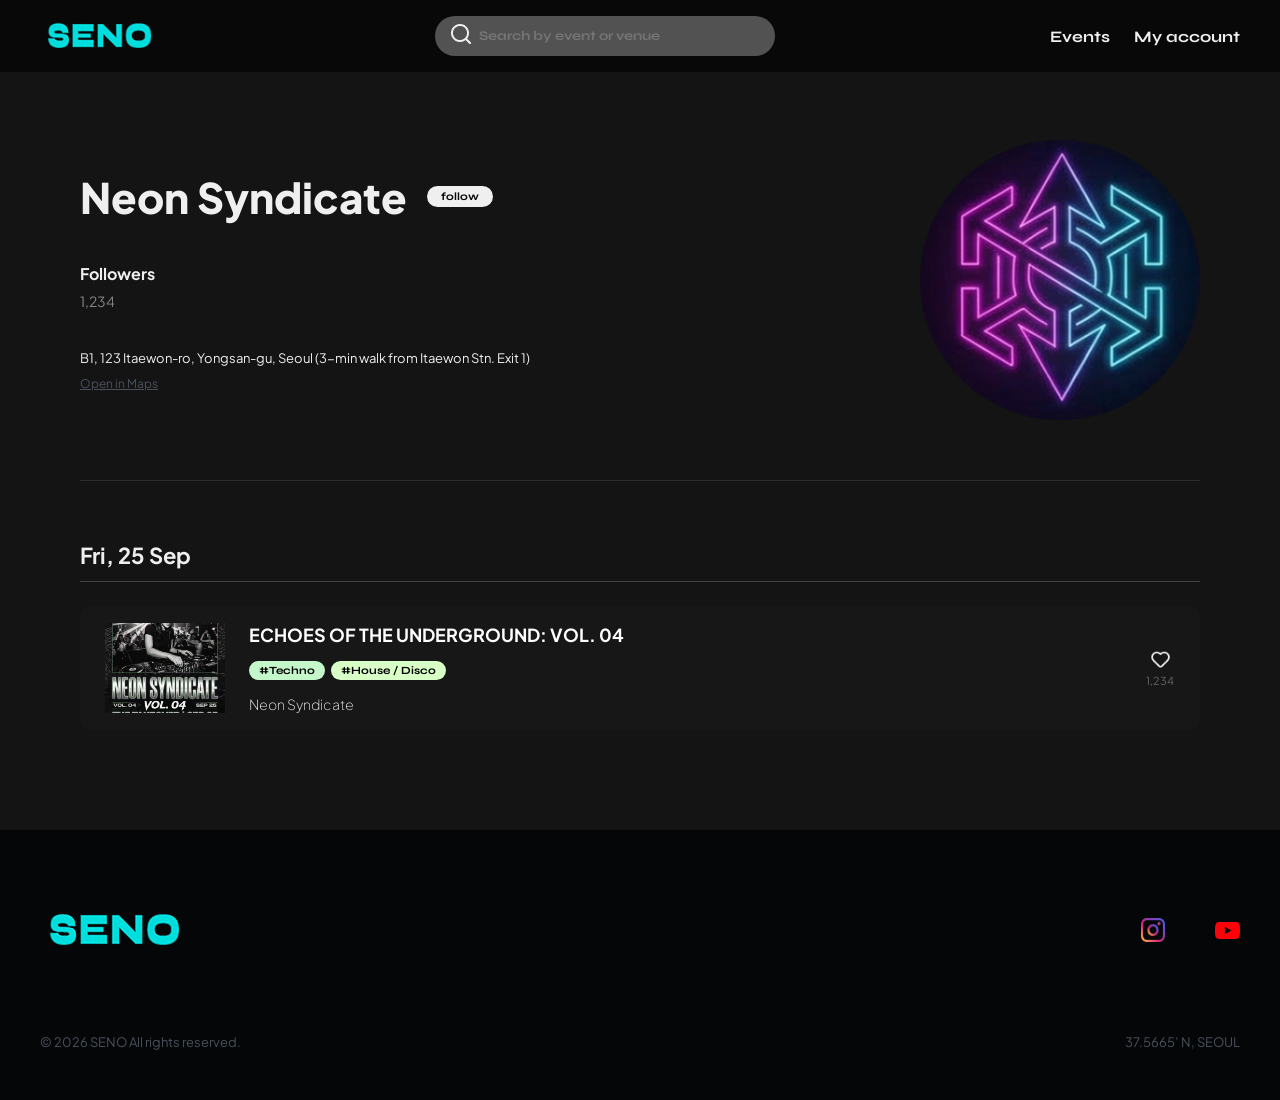
<file: venue-detail1.html>
<!DOCTYPE html>
<html lang="ko">
<head>
  <meta charset="UTF-8">
  <meta name="viewport" content="width=device-width, initial-scale=1.0">
  <title>SENO - Neon Syndicate Venue</title>

  <!-- Google Fonts -->
  <link rel="preconnect" href="https://fonts.googleapis.com">
  <link rel="preconnect" href="https://fonts.gstatic.com" crossorigin>
  <link href="https://fonts.googleapis.com/css2?family=Noto+Sans+KR:wght@100..900&family=Plus+Jakarta+Sans:ital,wght@0,200..800;1,200..800&family=Syne:wght@400..800&display=swap" rel="stylesheet">

  <link rel="stylesheet" href="style.css">
  <link rel="stylesheet" href="events.css">
  <link rel="stylesheet" href="venue-detail.css">
</head>
<body>

  <!-- GNB (Fixed) -->
  <header class="gnb">
    <div class="gnb-container">
      <a href="index.html" class="logo-link">
        <img src="img/logo.png" alt="SENO Logo" class="logo-img default-logo">
        <img src="img/logohover.png" alt="SENO Logo Hover" class="logo-img hover-logo">
      </a>
      
      <div class="search-bar">
        <span class="search-icon">
          <img src="img/search.png" alt="search-icon">
        </span>
        <input type="text" placeholder="Search by event or venue">
      </div>

      <nav class="nav-links">
        <a href="events.html" class="nav-item">Events</a>
        <a href="account.html" class="nav-item">My account</a>
      </nav>
    </div>
  </header>

  <!-- Venue Header Section (상단 베뉴 프로필 영역) -->
  <main class="venue-main-container">
    <section class="venue-header-section">
      <div class="venue-info-left">
        
        <!-- 베뉴 이름 & 팔로우 버튼 -->
        <div class="venue-title-row">
          <h1 class="venue-title">Neon Syndicate</h1>
          <button class="follow-btn" id="followBtn">follow</button>
        </div>

        <!-- Followers 수 (팔로우 시 +1 토글) -->
        <div class="followers-box">
          <span class="followers-label">Followers</span>
          <span class="followers-count" id="followersCount" data-count="1234">1,234</span>
        </div>

        <!-- 주소 및 Open in Maps (event-detail과 동일) -->
        <div class="venue-location-box">
          <p class="venue-address">B1, 123 Itaewon-ro, Yongsan-gu, Seoul (3-min walk from Itaewon Stn. Exit 1)</p>
          <a href="https://maps.google.com" target="_blank" class="open-maps-link">Open in Maps</a>
        </div>

      </div>

      <!-- 우측 베뉴 로고/그래픽 영역 -->
      <div class="venue-logo-right">
        <img src="img/venue1.png" alt="Neon Syndicate Logo" class="venue-graphic-img">
      </div>
    </section>

    <!-- 구분선 -->
    <hr class="venue-divider">

    <!-- 베뉴 주관 이벤트 카드 목록 (events.html의 카드와 완전 동일) -->
    <section class="venue-events-section">
      <div class="date-group">
        <h2 class="group-date-header">Fri, 25 Sep</h2>
        
        <div class="event-card-list">
          <article class="event-card" data-detail="event-detail1.html" data-type="party" data-genres="techno,house">
            <div class="card-thumb">
              <img src="img/poster.jpg" alt="Event Thumbnail">
            </div>
            <div class="card-info">
              <h3 class="card-title">ECHOES OF THE UNDERGROUND: VOL. 04</h3>
              <div class="card-tags">
                <span class="genre-tag tag-techno">#Techno</span>
                <span class="genre-tag tag-house">#House / Disco</span>
              </div>
              <p class="card-venue">Neon Syndicate</p>
            </div>
            <button class="like-btn" aria-label="Save Event">
              <div class="custom-heart-icon">
                <img src="img/heart.png" alt="heart">
              </div>
              <span class="like-count" data-count="1234">1,234</span>
            </button>
          </article>
        </div>
      </div>
    </section>
  </main>

  <!-- Footer -->
  <footer class="footer">
    <div class="footer-container">
      <div class="footer-logo">
        <img src="img/logo.png" alt="SENO Logo">
      </div>
      <div class="footer-right">
        <div class="sns-links">
          <a href="#"><img src="img/ig.png" alt="Instagram" class="ig"></a>
          <a href="#"><img src="img/youtube.png" alt="YouTube" class="youtube"></a>
        </div>
      </div>
    </div>
    <div class="footer-bottom">
      <p>© 2026 SENO All rights reserved.</p>
      <p>37.5665’ N, SEOUL</p>
    </div>
  </footer>

  <script src="venue-detail.js"></script>
</body>
</html>
</file>
<file: style.css>
:root {
  --bg-color: #141414;
  --text-main: #efefef;
  --text-dimmed: #4a505b;
  --mint-color: #00ffff;
  --purple-color: #8338ec;
  --black-color: #080808;
  --green: #06ffa5;
  --pink: #ff00ff;
  --yellow: #c6ff33;
  --techno: #c4f7ca;
  --hd: #d8ffc5;
  --hr: #92eeff;
  --ec: #30afff;
  --bu: #5489b1;
  --tp: #626ac4;
  --orange: #ffb86b;
  --font-syne: "Syne", sans-serif;
  --font-plus: "Plus Jakarta Sans", sans-serif;
}

* {
  box-sizing: border-box;
  margin: 0;
  padding: 0;
}

body {
  background-color: var(--bg-color);
  color: var(--text-main);
  font-family: var(--font-plus);
  overflow-x: hidden;
}

/* GNB */
.gnb {
  position: fixed;
  top: 0;
  left: 0;
  width: 100%;
  background-color: rgba(8, 8, 8, 1);
  backdrop-filter: blur(10px);
  z-index: 1000;
  padding: 16px 40px;
}

.gnb-container {
  max-width: 1200px;
  margin: 0 auto;
  display: flex;
  align-items: center;
  justify-content: space-between;
}

.logo-link {
  position: relative;
  display: inline-block;
  width: 120px;
  height: 40px;
}

.logo-img {
  position: absolute;
  top: 0;
  left: 0;
  width: 100%;
  transition: opacity 0.3s ease;
}

.hover-logo {
  opacity: 0;
}

.logo-link:hover .default-logo {
  opacity: 0;
}

.logo-link:hover .hover-logo {
  opacity: 1;
}

.search-bar {
  display: flex;
  align-items: center;
  background-color: #525252;
  padding: 8px 16px;
  border-radius: 30px;
  width: 340px;
}

.search-bar input {
  background: transparent;
  border: none;
  outline: none;
  color: var(--text-main);
  margin-left: 8px;
  width: 100%;
  font-family: var(--font-syne);
  font-weight: 700;
}

.nav-links {
  display: flex;
  gap: 24px;
}

.nav-item {
  color: var(--text-main);
  text-decoration: none;
  font-weight: 500;
  transition: color 0.3s ease;
  font-family: var(--font-syne);
  font-weight: 700;
}

.nav-item:hover {
  color: var(--mint-color);
}

/* 메인 배너 (Hero Section) */
.hero-section {
  display: flex;
  align-items: center;
  justify-content: space-between;
  max-width: 1200px;
  margin: 100px auto 100px;
  padding: 0 20px;
}

.hero-content {
  flex: 1;
}

/* 네온사인 반짝임 효과 (600ms Ease-Out Dissolve) */
.neon-title {
  font-family: var(--font-plus);
  font-size: 64px;
  font-weight: 800;
  line-height: 1.1;
  color: #fff;
  animation: neonFlicker 1.2s infinite ease-out alternate;
}

@keyframes neonFlicker {
  0% {
    text-shadow: 0 0 4px var(--mint-color), 0 0 10px var(--mint-color);
    opacity: 1;
  }
  50% {
    text-shadow: 0 0 2px var(--mint-color), 0 0 5px var(--mint-color);
    opacity: 0.85;
  }
  100% {
    text-shadow: 0 0 15px var(--mint-color), 0 0 25px var(--mint-color);
    opacity: 1;
  }
}

/* Get The App 버튼 호버 네온/그라데이션 효과 */
.btn-get-app {
  margin-top: 32px;
  padding: 20px 10px;
  background: var(--mint-color);
  color: var(--black-color);
  border: none;
  border-radius: 30px;
  font-family: var(--font-syne);
  font-weight: 750;
  font-size: 15px;
  cursor: pointer;
  transition: all 0.3s ease;
}

.btn-get-app:hover {
  background: radial-gradient(circle, #85eff2 0%, var(--mint-color) 100%);
  box-shadow: 0 0 20px var(--mint-color), 0 0 35px var(--mint-color);
  transform: translateY(-2px);
}

.hero-video-box {
  width: 615px;
  height: 800px;
  background-color: #1e1e1e;
  overflow: hidden;
}

.hero-video {
  width: 100%;
  height: 100%;
  object-fit: cover;
}

/* Z-Pattern Section */
.z-pattern-container {
  max-width: 1200px;
  margin: 0 auto;
  padding: 0 20px 120px;
  display: flex;
  flex-direction: column;
  gap: 300px;
}

.z-row {
  display: flex;
  align-items: center;
  justify-content: space-between;
  gap: 60px;
}

.z-row.reverse {
  flex-direction: row-reverse;
}

.z-image-box {
  flex: 1;
  display: flex;
  justify-content: center;
}

#map-feature {
  margin-top: 140px;
}

#profile-feature {
  margin-bottom: 140px;
}

.feature-display-img {
  width: 480px;
  height: 600px;
  width: 100%;
  height: 100%;
  transition: opacity 0.4s ease, transform 0.4s ease;
}

.z-text-box {
  flex: 1;
}

.section-title {
  display: flex;
  align-items: center;
  gap: 12px;
  margin-bottom: 32px;
}

.section-title h2 {
  font-family: var(--font-plus);
  font-size: 36px;
}

.feature-icon {
  width: 36px;
  height: 36px;
}

.feature-list {
  list-style: none;
  display: flex;
  flex-direction: column;
  gap: 25px;
  font-family: var(--font-plus);
  font-size: 16px;
}

/* 1. 기본 상태: 텍스트와 아이콘 모두 어둡게 */
.feature-item {
  display: flex;
  align-items: center;
  gap: 12px;
  font-size: 16px;
  color: var(--text-dimmed);
  cursor: pointer;
  transition: color 0.3s ease, transform 0.3s ease;
  line-height: 1.5;
}

/* 기본 상태일 때 아이콘 어둡게 처리 */
.item-icon {
  width: 24px;
  height: 24px;
  object-fit: contain;
  filter: brightness(0.4) grayscale(50%);
  transition: filter 0.3s ease;
}

.feature-item span {
  flex: 1;
}

/* 2. Active 또는 Hover 상태: 텍스트 이동 + 아이콘 원래 색상으로 쨍하게 복원 */
.feature-item.active,
.feature-item:hover {
  color: var(--text-main);
  transform: translateX(6px);
}

/* 호버되거나 active일 때 해당 항목 안의 아이콘만 필터 해제 (원래 색상 복원) */
.feature-item.active .item-icon,
.feature-item:hover .item-icon {
  filter: none;
}

/* Become a Partner 버튼 */
.btn-partner {
  margin-top: 32px;
  padding: 15px 10px;
  background: var(--mint-color);
  color: var(--black-color);
  border: none;
  border-radius: 30px;
  font-family: var(--font-syne);
  font-weight: 750;
  font-size: 15px;
  cursor: pointer;
  transition: background-color 0.3s ease;
}

.btn-partner:hover {
  background-color: var(--purple-color);
}

/* Footer */
.footer {
  background-color: #050607;
  padding: 75px 40px 30px;
}

.footer-container {
  max-width: 1200px;
  margin: 0 auto;
  display: flex;
  justify-content: space-between;
  align-items: center;
}

.sns-links {
  display: flex;
  gap: 50px;
  align-items: center;
}

.ig {
  width: 24px;
  height: 24px;
}

.youtube {
  width: 25px;
  height: 17px;
}

.footer-bottom {
  max-width: 1200px;
  margin: 75px auto 20px;
  display: flex;
  justify-content: space-between;
  text-align: center;
  color: var(--text-dimmed);
  font-size: 13px;
  font-family: var(--font-plus);
}

/* QR 코드 모달 스타일 */
.qr-modal {
  display: none; /* 평소에는 숨김 */
  position: fixed;
  top: 0;
  left: 0;
  width: 100%;
  height: 100%;
  background-color: rgba(0, 0, 0, 0.75);
  backdrop-filter: blur(8px);
  z-index: 2000;
  justify-content: center;
  align-items: center;
}

.qr-modal-content {
  background-color: var(--mint-color);
  padding: 40px;
  border-radius: 24px;
  text-align: center;
  max-width: 380px;
  width: 90%;
  position: relative;
  box-shadow: 0 0 20px var(--mint-color);
}

.qr-modal-content h3 {
  font-family: var(--font-syne);
  font-size: 24px;
  margin-bottom: 12px;
  color: var(--black-color);
}

.qr-modal-content p {
  font-family: var(--font-plus);
  font-size: 14px;
  color: var(--black-color);
  margin-bottom: 24px;
  line-height: 1.4;
}

.qr-img {
  width: 200px;
  height: 200px;
  object-fit: contain;
  border-radius: 12px;
  background-color: var(--text-main);
  padding: 10px;
}

.qr-close-btn {
  position: absolute;
  top: 16px;
  right: 20px;
  font-size: 28px;
  color: var(--black-color);
  cursor: pointer;
  transition: opacity 0.3s ease;
}

.qr-close-btn:hover {
  opacity: 0.5;
}

/* ==========================================
   반응형 미디어 쿼리 (Responsive Breakpoints)
   ========================================== */

/* 1. 태블릿 PC (834px ~ 1279px) */
@media screen and (max-width: 1279px) {
  /* GNB 여백 조정 */
  .gnb {
    padding: 16px 24px;
  }

  .search-bar {
    width: 260px;
  }

  /* Hero Section 레이아웃 수축 */
  .hero-section {
    margin: 120px auto 80px;
    gap: 40px;
  }

  .neon-title {
    font-size: 52px;
  }

  .hero-video-box {
    width: 450px;
    height: 600px;
  }

  /* Z-Pattern 간격 조절 */
  .z-pattern-container {
    gap: 180px;
    padding-bottom: 80px;
  }

  .z-row {
    gap: 40px;
  }

  #map-feature {
    margin-top: 80px;
  }

  #profile-feature {
    margin-bottom: 80px;
  }
}

/* 2. 아이폰 / 모바일 (390px ~ 833px) 구간 */
@media screen and (max-width: 833px) {
  /* GNB 전체 영역을 세로(column) 정렬로 변경 */
  .gnb {
    padding: 12px 16px;
  }

  .gnb-container {
    flex-wrap: wrap; /* 요소들이 공간이 부족하면 아래로 떨어지도록 허용 */
    gap: 12px;
    justify-content: space-between;
  }

  /* 1) 로고: 왼쪽 상단 고정 */
  .logo-link {
    width: 80px;
    height: 26px;
  }

  /* 2) 검색창: 줄바꿈 없이 위쪽(로고 옆)에 그대로 유지 */
  .search-bar {
    display: flex; /* 화면에서 숨기지 않고 그대로 노출 */
    width: calc(100% - 100px); /* 로고 공간을 제외한 나머지 상단 폭을 차지 */
    max-width: 240px;
    padding: 6px 12px;
  }

  .search-bar input {
    font-size: 13px;
  }

  /* 3) Events & My Account 메뉴: 아래쪽 줄로 완전히 떨어지도록 폭 100% 부여 */
  .nav-links {
    width: 100%;
    display: flex;
    justify-content: center; /* 아래 줄에서 가운데 정렬 (원하시면 flex-start로 왼쪽 정렬 가능) */
    gap: 24px;
    padding-top: 4px;
    border-top: 1px solid rgba(255, 255, 255, 0.08); /* 상단 경계선을 살짝 주어 분리감 부여 */
  }

  .nav-item {
    font-size: 14px;
  }

  /* --- (이하 기존 모바일 스타일들 유지) --- */
  .hero-section {
    flex-direction: column;
    text-align: center;
    margin: 120px auto 60px; /* GNB가 두 줄이 되었으므로 상단 여백 살짝 조절 */
    gap: 40px;
  }

  .neon-title {
    font-size: 44px;
  }

  .btn-get-app {
    margin-top: 24px;
    width: 100%;
    max-width: 280px;
  }

  .hero-video-box {
    width: 100%;
    height: 480px;
    border-radius: 16px;
  }

  .z-pattern-container {
    gap: 100px;
    padding: 0 20px 80px;
  }

  .z-row, 
  .z-row.reverse {
    flex-direction: column;
    gap: 32px;
    text-align: left;
  }

  #map-feature {
    margin-top: 40px;
  }

  #profile-feature {
    margin-bottom: 40px;
  }

  .feature-display-img {
    max-width: 320px;
    margin: 0 auto;
  }

  .section-title h2 {
    font-size: 28px;
  }

  .btn-partner {
    width: 100%;
  }

  .footer {
    padding: 50px 20px 24px;
  }

  .footer-container {
    flex-direction: column;
    gap: 24px;
    align-items: center;
  }

  .footer-bottom {
    margin-top: 40px;
    flex-direction: column;
    gap: 8px;
    font-size: 12px;
  }
}
</file>
<file: events.css>
/* GNB 아래 Sticky 필터 바 설정 */
.sticky-filter-wrapper {
  position: sticky;
  top: 72px; /* 데스크탑 기준 GNB 높이 고려 */
  left: 0;
  width: 100%;
  background-color: var(--bg-color);
  border-bottom: 1px solid rgba(255, 255, 255, 0.08);
  z-index: 900;
  padding: 16px 40px;
}

.filter-container {
  max-width: 1200px;
  margin: 0 auto;
  display: flex;
  flex-direction: column;
  gap: 12px;
}

/* 1. Date Tag Button */
.date-filter-box {
  position: relative;
  display: inline-block;
}

.date-tag-btn {
  background: #262626;
  color: var(--text-main);
  border: 1px solid rgba(255, 255, 255, 0.15);
  border-radius: 8px;
  padding: 6px 14px;
  font-family: var(--font-syne);
  font-size: 13px;
  font-weight: 600;
  cursor: pointer;
  display: flex;
  align-items: center;
  gap: 8px;
  transition: all 0.2s ease;
}

.date-tag-btn:hover {
  border-color: var(--text-main);
}

.calendar-popup {
  display: none;
  position: absolute;
  top: 110%;
  left: 0;
  background: #1f1f1f;
  padding: 12px;
  border-radius: 12px;
  border: 1px solid rgba(255, 255, 255, 0.1);
  box-shadow: 0 10px 25px rgba(0, 0, 0, 0.5);
  z-index: 10;
}

.calendar-popup.show {
  display: block;
}

.calendar-popup input[type="date"] {
  background: var(--bg-color);
  color: var(--text-main);
  border: 1px solid rgba(255, 255, 255, 0.2);
  padding: 8px 12px;
  border-radius: 6px;
  font-family: var(--font-syne);
  color-scheme: dark;
}

/* 2. Type Buttons */
.type-filter-group {
  display: flex;
  gap: 10px;
}

.type-btn {
  padding: 8px 20px;
  border-radius: 20px;
  border: none;
  font-family: var(--font-syne);
  font-weight: 700;
  font-size: 14px;
  cursor: pointer;
  transition: all 0.25s ease;
}

.type-btn.party.active {
  background-color: var(--yellow);
  color: var(--black-color);
}

.type-btn.festival.active {
  background-color: var(--orange);
  color: var(--black-color);
}

.type-btn:hover {
  box-shadow: inset 0 3px 6px rgba(0, 0, 0, 0.4);
}

.type-btn:not(.active) {
  background-color: var(--text-main) !important;
  color: var(--black-color) !important;
  box-shadow: none;
}

/* 3. Genre Buttons (기본 숨김 클래스) */
.genre-filter-group {
  display: flex;
  flex-wrap: wrap;
  gap: 8px;
  max-height: 100px;
  transition: all 0.3s ease;
}

.genre-filter-group.hide {
  display: none;
}

.genre-btn {
  padding: 6px 14px;
  border-radius: 16px;
  border: none;
  font-family: var(--font-syne);
  font-size: 12px;
  font-weight: 700;
  cursor: pointer;
  transition: all 0.2s ease;
}

.genre-btn[data-genre="techno"].active { background: var(--techno); color: var(--black-color); }
.genre-btn[data-genre="house"].active { background: var(--hd); color: var(--black-color); }
.genre-btn[data-genre="hiphop"].active { background: var(--hr); color: var(--black-color); }
.genre-btn[data-genre="edm"].active { background: var(--ec); color: var(--black-color); }
.genre-btn[data-genre="bass"].active { background: var(--bu); color: var(--black-color); }
.genre-btn[data-genre="trance"].active { background: var(--tp); color: var(--black-color); }

.genre-btn:not(.active) {
  background: #333333;
  color: #888888;
}

.genre-btn:hover {
  box-shadow: inset 0 3px 6px rgba(0, 0, 0, 0.4);
}

/* Main Events Layout */
.events-main-container {
  max-width: 1200px;
  margin: 100px auto 100px;
  padding: 0 40px;
}

.date-group {
  margin-bottom: 50px;
}

.group-date-header {
  font-family: var(--font-plus);
  font-size: 22px;
  font-weight: 700;
  color: var(--text-main);
  padding-bottom: 12px;
  border-bottom: 1px solid rgba(255, 255, 255, 0.2);
  margin-bottom: 24px;
}

.event-card-list {
  display: flex;
  flex-direction: column;
  gap: 16px;
}

.event-card {
  display: flex;
  align-items: center;
  background: #171717;
  border-radius: 10px;
  padding: 16px 24px;
  gap: 24px;
  border: 1px solid transparent;
  transition: border-color 0.3s ease;
}

.event-card:hover {
  border-color: var(--mint-color);
}

.card-thumb {
  width: 120px;
  height: 90px;
  overflow: hidden;
  flex-shrink: 0;
  background-color: #262626;
}

.card-thumb img {
  width: 100%;
  height: 100%;
  object-fit: cover;
}

.card-info {
  flex: 1;
  display: flex;
  flex-direction: column;
  gap: 15px;
}

.card-title {
  font-family: var(--font-plus);
  font-size: 18px;
  font-weight: 700;
  color: #fff;
}

.card-tags {
  display: flex;
  gap: 6px;
}

.genre-tag {
  font-family: var(--font-syne);
  font-size: 11px;
  font-weight: 700;
  padding: 3px 10px;
  border-radius: 12px;
  color: #000;
}

.tag-techno { background: var(--techno); }
.tag-house { background: var(--hd); }
.tag-hiphop { background: var(--hr); }
.tag-edm { background: var(--ec); }
.tag-bass { background: var(--bu); }
.tag-trance { background: var(--tp); }

.card-venue {
  font-family: var(--font-plus);
  font-size: 14px;
  font-weight: 100;
  color: var(--text-main);
}

/* 이벤트 카드 내 베뉴 이름 호버 효과 */
.card-venue {
  font-family: var(--font-plus);
  font-size: 14px;
  font-weight: 100;
  color: var(--text-main);
  cursor: pointer; 
  transition: color 0.2s ease; 
}

.card-venue:hover {
  color: var(--mint-color); 
}

.venue-link {
  text-decoration: none;
  color: inherit;
}

/* Like Heart Button */
.like-btn {
  background: transparent;
  border: none;
  cursor: pointer;
  display: flex;
  flex-direction: column;
  align-items: center;
  gap: 4px;
  color: #666;
  transition: transform 0.2s ease, color 0.2s ease;
}

.custom-heart-icon {
  width: 30px;
  height: 20px;
  display: flex;
  align-items: center;
  justify-content: center;
}

.custom-heart-icon img {
  width: 100%;
  height: 100%;
  object-fit: contain;
  transition: filter 0.3s ease;
}

.like-count {
  font-family: var(--font-plus);
  font-size: 11px;
}

.like-btn.liked .custom-heart-icon img {
  /* 채도와 색상을 조절하여 핑크빛(#ff00ff)으로 변환하는 필터 */
  filter: brightness(0) saturate(100%) invert(26%) sepia(93%) saturate(7483%) hue-rotate(301deg) brightness(101%) contrast(101%);
}

/* ==========================================
   반응형 미디어 쿼리 (Responsive Breakpoints)
   ========================================== */
@media screen and (max-width: 1279px) {
  .gnb {
    padding: 16px 24px;
  }
  .search-bar {
    width: 260px;
  }
}

/* 모바일 화면 (833px 이하) - GNB가 두 줄이 될 때 필터 바가 가려지지 않도록 top 높이 재조정 */
@media screen and (max-width: 833px) {
  .sticky-filter-wrapper {
    top: 94px; /* GNB가 두 줄로 늘어난 높이에 맞춰 아래로 밀어줌 */
  }

  .gnb {
    padding: 12px 16px;
  }

  .gnb-container {
    flex-wrap: wrap;
    gap: 12px;
    justify-content: space-between;
  }

  .logo-link {
    width: 80px;
    height: 26px;
  }

  .search-bar {
    display: flex;
    width: calc(100% - 100px);
    max-width: 240px;
    padding: 6px 12px;
  }

  .search-bar input {
    font-size: 13px;
  }

  .nav-links {
    width: 100%;
    display: flex;
    justify-content: center;
    gap: 24px;
    padding-top: 4px;
    border-top: 1px solid rgba(255, 255, 255, 0.08);
  }

  .nav-item {
    font-size: 14px;
  }
}
</file>
<file: account.css>
/* 메인 컨테이너 및 푸터 고정 레이아웃 */
body {
  background-color: var(--bg-color);
  color: var(--text-main);
  font-family: var(--font-plus);
  overflow-x: hidden;
  min-height: 100vh;
  display: flex;
  flex-direction: column;
}

.account-main-container {
  max-width: 1200px;
  width: 100%;
  margin: 140px auto 60px;
  padding: 0 40px;
  flex: 1;
}

/* 1차 메인 탭 그룹 (My tickets / Saved events / Following) */
.main-tabs-group {
  display: flex;
  gap: 16px;
  margin-bottom: 24px;
}

.main-tab-btn {
  -webkit-appearance: none;
  appearance: none;
  padding: 10px 24px;
  border-radius: 30px;
  border: none !important;
  outline: none !important;
  font-family: var(--font-syne);
  font-size: 14px;
  font-weight: 700;
  cursor: pointer;
  background-color: var(--text-main) !important;
  color: var(--black-color) !important;
  box-shadow: none !important;
  transition: all 0.25s ease;
}

.main-tab-btn:hover {
  box-shadow: inset 0 3px 6px rgba(0, 0, 0, 0.4) !important;
}

.main-tab-btn[data-tab="tickets"].active {
  background-color: var(--mint-color) !important;
  color: var(--black-color) !important;
}

.main-tab-btn[data-tab="saved"].active {
  background-color: var(--green) !important;
  color: var(--black-color) !important;
}

.main-tab-btn[data-tab="following"].active {
  background-color: var(--purple-color) !important;
  color: var(--black-color) !important;
}

/* 2차 서브 탭 그룹 (Upcoming / Past) */
.sub-tabs-group {
  display: flex;
  gap: 12px;
  margin-bottom: 40px;
}

.sub-tab-btn {
  -webkit-appearance: none;
  appearance: none;
  padding: 8px 18px;
  border-radius: 20px;
  border: none !important;
  outline: none !important;
  font-family: var(--font-syne);
  font-size: 12px;
  font-weight: 700;
  cursor: pointer;
  background-color: var(--text-main) !important;
  color: var(--black-color) !important;
  transition: all 0.25s ease;
}

.sub-tab-btn:hover {
  box-shadow: inset 0 3px 6px rgba(0, 0, 0, 0.4) !important;
}

.sub-tab-btn[data-sub="tickets-upcoming"].active {
  background-color: var(--techno) !important;
  color: var(--black-color) !important;
  box-shadow: none !important;
}

.sub-tab-btn[data-sub="tickets-past"].active {
  background-color: var(--hr) !important;
  color: var(--black-color) !important;
  box-shadow: none !important;
}

.sub-tab-btn[data-sub="saved-upcoming"].active {
  background-color: var(--techno) !important;
  color: var(--black-color) !important;
  box-shadow: none !important;
}

.sub-tab-btn[data-sub="saved-past"].active {
  background-color: var(--hr) !important;
  color: var(--black-color) !important;
  box-shadow: none !important;
}

/* 탭 패널 기본 숨김 및 활성화 */
.tab-content-section,
.sub-content-panel {
  display: none;
}

.tab-content-section.active,
.sub-content-panel.active {
  display: block;
}

/* 빈 상태 (Empty State) */
.empty-state-box {
  padding: 80px 0;
  text-align: center;
  color: var(--text-dimmed);
  font-family: var(--font-plus);
  font-size: 15px;
}

/* 티켓 아이콘 버튼 */
.ticket-icon-btn {
  background: transparent;
  border: none;
  cursor: pointer;
  padding: 8px;
  display: flex;
  align-items: center;
  justify-content: center;
}

.ticket-icon-img {
  width: 30px;
  height: 30px;
  object-fit: contain;
  transition: transform 0.2s ease;
}

.ticket-icon-btn:hover .ticket-icon-img {
  transform: scale(1.1);
}

/* 베뉴 이름 링크 스타일 및 호버 시 민트색 변환 */
.venue-name-link {
  cursor: pointer;
  transition: color 0.2s ease;
}

.venue-name-link:hover {
  color: var(--mint-color) !important;
}

/* ----------------------------------
   Following 베뉴 그리드 레이아웃
---------------------------------- */
.venue-grid {
  display: grid;
  grid-template-columns: repeat(8, 1fr);
  gap: 32px 24px;
  margin-top: 20px;
}

.venue-card {
  display: flex;
  flex-direction: column;
  align-items: center;
  gap: 12px;
  text-decoration: none;
  transition: transform 0.25s ease;
}

.venue-card:hover {
  transform: translateY(-4px);
}

.venue-avatar-box {
  position: relative;
  width: 80px;
  height: 80px;
  border-radius: 50%;
  overflow: visible;
  background-color: #222;
  box-shadow: 0 0 8px var(--yellow);
}

.venue-avatar-img {
  width: 100%;
  height: 100%;
  border-radius: 50%;
  object-fit: cover;
}

.update-badge {
  position: absolute;
  top: 2px;
  right: 2px;
  width: 16px;
  height: 16px;
  background-color: var(--yellow);
  border-radius: 50%;
}

.venue-card-name {
  font-family: var(--font-plus);
  font-size: 12px;
  font-weight: 600;
  color: var(--text-main);
  text-align: center;
  word-break: keep-all;
}

/* ----------------------------------
   🎟️ TICKET QR POPUP MODAL
---------------------------------- */
.ticket-modal {
  display: none;
  position: fixed;
  top: 0;
  left: 0;
  width: 100%;
  height: 100%;
  background-color: rgba(0, 0, 0, 0.85);
  backdrop-filter: blur(10px);
  z-index: 3000;
  justify-content: center;
  align-items: center;
}

.ticket-modal.show {
  display: flex;
}

.ticket-modal-card {
  background-color: var(--mint-color);
  width: 320px;
  padding: 32px 24px;
  border-radius: 20px;
  box-shadow: 0 0 40px rgba(0, 255, 255, 0.6);
  position: relative;
  display: flex;
  flex-direction: column;
  align-items: center;
  text-align: center;
}

.ticket-modal-close {
  position: absolute;
  top: 12px;
  right: 16px;
  font-size: 26px;
  color: var(--black-color);
  cursor: pointer;
  font-weight: bold;
}

.qr-code-box {
  width: 220px;
  height: 220px;
  background: var(--text-main);
  padding: 12px;
  border-radius: 12px;
  margin-bottom: 20px;
}

.qr-code-box img {
  width: 100%;
  height: 100%;
  object-fit: contain;
}

.qr-timer-box {
  display: flex;
  align-items: center;
  gap: 8px;
  margin-bottom: 24px;
}

.timer-dot {
  width: 10px;
  height: 10px;
  background-color: #c6ff33;
  border-radius: 50%;
  display: inline-block;
  animation: pulse 1s infinite alternate;
}

@keyframes pulse {
  0% { opacity: 0.4; }
  100% { opacity: 1; }
}

.timer-text {
  font-family: var(--font-plus);
  font-size: 14px;
  font-weight: 500;
  color: var(--black-color);
}

.ticket-info-details {
  font-family: var(--font-plus);
  font-size: 11px;
  font-weight: 700;
  color: var(--black-color);
  line-height: 1.6;
  letter-spacing: -0.2px;
}

/* Footer 항상 하단 밀착 */
.footer {
  background-color: #050607;
  padding: 75px 40px 30px;
  width: 100%;
  margin-top: auto;
}

/* 반응형 모바일 대응 */
@media screen and (max-width: 833px) {
  .venue-grid {
    grid-template-columns: repeat(4, 1fr);
    gap: 24px 16px;
  }
}
</file>
<file: event-detail.css>
/* 메인 컨테이너 (좌우 2열 배치) */
.detail-container {
  max-width: 1200px;
  margin: 120px auto 100px;
  padding: 0 40px;
  display: flex;
  gap: 60px;
  align-items: flex-start;
}

/* 1. 스티키 포스터 영역 (푸터 가리기 직전까지 스크롤 따라 내려감) */
.sticky-poster-wrapper {
  flex: 0 0 440px;
  position: sticky;
  top: 100px; /* GNB 아래 위치 고정 */
}

.sticky-poster-box {
  width: 100%;
  overflow: hidden;
  box-shadow: 0 10px 30px rgba(0, 0, 0, 0.6);
}

.detail-poster-img {
  width: 100%;
  display: block;
  object-fit: cover;
}

/* 2. 오른쪽 정보 영역 */
.detail-info-wrapper {
  flex: 1;
}

.detail-title {
  font-family: var(--font-plus);
  font-size: 36px;
  font-weight: 800;
  color: var(--text-main);
  line-height: 1.4;
  margin-bottom: 16px;
}

.detail-tags {
  display: flex;
  gap: 8px;
  margin-bottom: 24px;
}

/* 액션 바 (하트 & 공유) */
.action-bar {
  display: flex;
  align-items: center;
  gap: 16px;
  margin-bottom: 24px;
}

.share-btn {
  background: transparent;
  border: none;
  cursor: pointer;
}

.custom-share-icon {
  width: 20px;
  height: 20px;
  display: flex;
  align-items: center;
  justify-content: center;
  margin-bottom: 18px;
}

.custom-share-icon img {
  width: 100%;
  height: 100%;
  object-fit: contain;
}

/* 메타 정보 (날짜, 장소, 주소) */
.event-meta {
  display: flex;
  flex-direction: column;
  gap: 20px;
  font-family: var(--font-plus);
}

.event-datetime {
  font-size: 15px;
  font-weight: 600;
  color: var(--text-main);
}

.venue-line {
  display: flex;
  align-items: center;
  gap: 12px;
}

.venue-name-group {
  display: flex;
  align-items: center;
  gap: 6px;
}

.location-icon {
  width: 20px;
  height: 20px;
  display: inline-flex;
}

.location-icon img {
  width: 100%;
  height: 100%;
  object-fit: contain;
}

.venue-name {
  font-size: 18px;
  font-weight: 700;
  color: var(--text-main);
}

/* 이벤트 상세페이지 내 베뉴 이름 호버 효과 */
.venue-name {
  font-size: 18px;
  font-weight: 700;
  color: var(--text-main);
  cursor: pointer;
  transition: color 0.2s ease;
}

.venue-name:hover {
  color: var(--mint-color);
}

.venue-link {
  text-decoration: none;
  color: inherit;
}

/* Follow 버튼 (inner shadow 호버 효과 + 클릭시 보라색 변환) */
.follow-btn {
  padding: 4px 14px;
  border-radius: 14px;
  background-color: var(--text-main);
  color: var(--black-color);
  border: none;
  outline: none;
  font-family: var(--font-syne);
  font-size: 11px;
  font-weight: 700;
  cursor: pointer;
  transition: all 0.25s ease;
}

.follow-btn:hover {
  box-shadow: inset 0 3px 6px rgba(0, 0, 0, 0.4);
}

.follow-btn.following {
  background-color: var(--purple-color);
  color: var(--black-color);
}

.venue-address {
  font-size: 13px;
  color: var(--text-main);
}

.open-maps-link {
  font-size: 12px;
  color: var(--text-dimmed);
  text-decoration: underline;
  width: fit-content;
  transition: color 0.2s ease;
}

.open-maps-link:hover {
  color: var(--mint-color);
}

/* Buy Tickets 버튼 (네온 핑크 + 중앙 그라데이션) */
.btn-buy-tickets {
  margin-top: 32px;
  width: 160px;
  padding: 20px 0;
  background: var(--mint-color);
  color: var(--black-color);
  border: none;
  border-radius: 50px;
  font-family: var(--font-syne);
  font-weight: 800;
  font-size: 14px;
  cursor: pointer;
  transition: all 0.3s ease;
}

.btn-buy-tickets:hover {
  background: radial-gradient(circle, #ff99ff 0%, #ff1ac6 100%);
  box-shadow: 0 0 15px var(--pink), 0 0 30px var(--pink);
  transform: translateY(-2px);
}

.detail-divider {
  border: none;
  border-top: 1px solid rgba(255, 255, 255, 0.1);
  margin: 40px 0;
}

/* 섹션 타이틀 */
.section-label {
  font-family: var(--font-plus);
  font-size: 20px;
  font-weight: 800;
  letter-spacing: 1px;
  margin-bottom: 20px;
  color: var(--text-main);
}

/* Lineup 리스트 */
.lineup-list {
  list-style: none;
  display: flex;
  flex-direction: column;
  gap: 14px;
  font-family: var(--font-plus);
  font-size: 14px;
}

.lineup-list li {
  display: flex;
  align-items: center;
  gap: 12px;
  color: var(--text-main);
}

.btn-preview {
  background: transparent;
  border: none;
  color: var(--text-dimmed);
  font-family: var(--font-plus);
  font-size: 13px;
  font-weight: 600;
  cursor: pointer;
  transition: color 0.2s ease;
}

.btn-preview:hover {
  color: var(--mint-color);
}

/* Event Description */
.description-content {
  font-family: var(--font-plus);
  font-size: 14px;
  line-height: 1.6;
  color: #ccc;
  display: flex;
  flex-direction: column;
  gap: 16px;
}

.description-content h3 {
  font-size: 15px;
  color: var(--text-main);
}

.desc-bullet-list {
  list-style-type: disc;
  padding-left: 20px;
  display: flex;
  flex-direction: column;
  gap: 6px;
}

.desc-policy {
  margin-top: 10px;
  display: flex;
  flex-direction: column;
  gap: 6px;
  font-size: 13px;
  color: var(--text-dimmed);
}

/* 하단 fixed 오디오 플레이어 바 */
.inpage-audio-player {
  position: fixed;
  bottom: -90px; /* 숨김 상태 */
  left: 50%;
  transform: translateX(-50%);
  background: rgba(20, 20, 20, 0.95);
  border: 1px solid var(--mint-color);
  box-shadow: 0 0 15px rgba(0, 255, 255, 0.3);
  backdrop-filter: blur(10px);
  padding: 10px 24px;
  border-radius: 30px;
  display: flex;
  align-items: center;
  gap: 20px;
  z-index: 1000;
  transition: bottom 0.4s ease;
}

.inpage-audio-player.active {
  bottom: 24px; /* 노출 */
}

.playing-title {
  font-size: 12px;
  font-family: var(--font-plus);
  color: var(--mint-color);
}

.close-player-btn {
  background: transparent;
  border: none;
  color: var(--text-main);
  cursor: pointer;
  font-size: 16px;
}

/* 반응형 (태블릿/모바일) */
@media screen and (max-width: 833px) {
  .detail-container {
    flex-direction: column;
    margin-top: 140px;
    gap: 40px;
  }
  
  .sticky-poster-wrapper {
    position: relative;
    top: 0;
    width: 100%;
    flex: none;
  }
}
</file>
<file: venue-detail.css>
/* 메인 컨테이너 */
.venue-main-container {
  max-width: 1200px;
  margin: 140px auto 100px;
  padding: 0 40px;
}

/* 상단 프로필 헤더 (좌우 배치) */
.venue-header-section {
  display: flex;
  justify-content: space-between;
  align-items: center;
  gap: 40px;
}

.venue-info-left {
  display: flex;
  flex-direction: column;
}

/* 베뉴 타이틀 & 팔로우 버튼 */
.venue-title-row {
  display: flex;
  align-items: center;
  gap: 20px;
  margin-bottom: 40px;
}

.venue-title {
  font-family: var(--font-plus);
  font-size: 42px;
  font-weight: 800;
  color: var(--text-main);
}

.follow-btn {
  padding: 4px 14px;
  border-radius: 14px;
  background-color: var(--text-main);
  color: var(--black-color);
  border: none;
  outline: none;
  font-family: var(--font-syne);
  font-size: 11px;
  font-weight: 700;
  cursor: pointer;
  transition: all 0.25s ease;
}

.follow-btn:hover {
  box-shadow: inset 0 3px 6px rgba(0, 0, 0, 0.4);
}

.follow-btn.following {
  background-color: var(--purple-color);
  color: var(--black-color);
}

/* Followers 텍스트 영역 */
.followers-box {
  display: flex;
  flex-direction: column;
  gap: 8px;
  margin-bottom: 40px;
  font-family: var(--font-plus);
}

.followers-label {
  font-size: 16px;
  font-weight: 700;
  color: var(--text-main);
}

.followers-count {
  font-size: 14px;
  color: #888888;
}

/* 주소 및 Open in Maps (event-detail과 완전히 동일) */
.venue-location-box {
  display: flex;
  flex-direction: column;
  gap: 10px;
  font-family: var(--font-plus);
}

.venue-address {
  font-size: 13px;
  color: var(--text-main);
}

.open-maps-link {
  font-size: 12px;
  color: var(--text-dimmed);
  text-decoration: underline;
  width: fit-content;
  transition: color 0.2s ease;
}

.open-maps-link:hover {
  color: var(--mint-color);
}

/* 우측 그래픽 로고 */
.venue-logo-right {
  width: 280px;
  height: 280px;
  display: flex;
  justify-content: center;
  align-items: center;
}

.venue-graphic-img {
  width: 100%;
  height: 100%;
  object-fit: contain;
}

/* 중간 구분선 */
.venue-divider {
  border: none;
  border-top: 1px solid rgba(255, 255, 255, 0.1);
  margin: 60px 0;
}

/* 하단 이벤트 카드 섹션 */
.venue-events-section {
  width: 100%;
}

/* 반응형 (모바일 대응) */
@media screen and (max-width: 833px) {
  .venue-header-section {
    flex-direction: column-reverse;
    align-items: flex-start;
  }

  .venue-logo-right {
    width: 180px;
    height: 180px;
    align-self: center;
  }

  .venue-title {
    font-size: 32px;
  }
}
</file>
